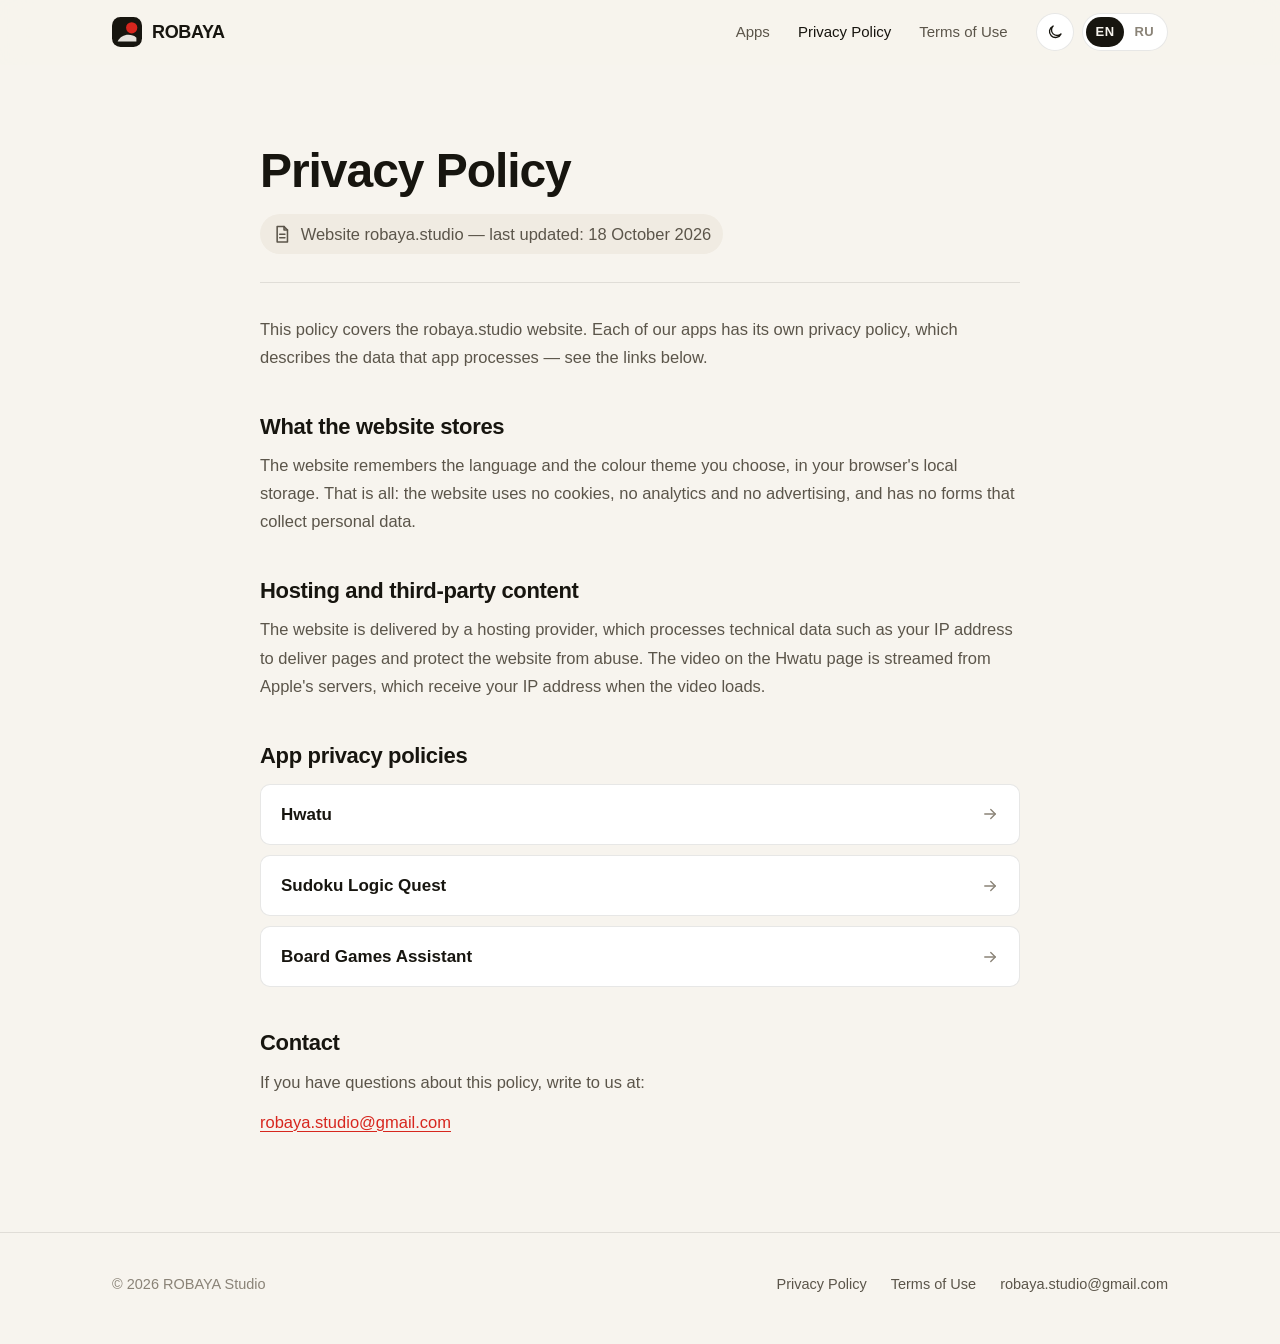
<file: privacy.html>
<!DOCTYPE html>
<html lang="en">
<head>
  <meta charset="UTF-8">
  <meta name="viewport" content="width=device-width, initial-scale=1">
  <title data-i18n="sitePrivacyPageTitle">Privacy Policy — ROBAYA</title>
  <meta name="theme-color" content="#f7f4ee" media="(prefers-color-scheme: light)">
  <meta name="theme-color" content="#0f0e0c" media="(prefers-color-scheme: dark)">
  <link rel="canonical" href="https://robaya.studio/privacy.html">
  <link rel="icon" href="favicon.svg" type="image/svg+xml">
  <link rel="stylesheet" href="css/style.css">
  <script src="js/translations.js"></script>
  <script src="js/theme.js"></script>
  <script src="js/site-chrome.js"></script>
  <script src="js/lang.js"></script>
</head>
<body>
  <main class="wrap">
    <article class="legal">
      <header class="legal__head">
        <h1 data-i18n="sitePrivacyTitle">Privacy Policy</h1>
        <p class="legal__meta"><span data-icon="doc"></span><span data-i18n="sitePrivacyMeta">Website robaya.studio — last updated: 18 October 2026</span></p>
      </header>

      <p data-i18n="sitePrivacyIntro">This policy covers the robaya.studio website. Each of our apps has its own privacy policy, which describes the data that app processes — see the links below.</p>

      <h2 data-i18n="sitePrivacyStoredTitle">What the website stores</h2>
      <p data-i18n="sitePrivacyStoredText">The website remembers the language and the colour theme you choose, in your browser's local storage. That is all: the website uses no cookies, no analytics and no advertising, and has no forms that collect personal data.</p>

      <h2 data-i18n="sitePrivacyHostingTitle">Hosting and third-party content</h2>
      <p data-i18n="sitePrivacyHostingText">The website is delivered by a hosting provider, which processes technical data such as your IP address to deliver pages and protect the website from abuse. The video on the Hwatu page is streamed from Apple's servers, which receive your IP address when the video loads.</p>

      <h2 data-i18n="sitePrivacyAppsTitle">App privacy policies</h2>
      <div class="legal__links">
        <a href="games/hwatu/privacy.html"><span data-i18n="hwatuLegalLink">Hwatu</span><span data-icon="arrow"></span></a>
        <a href="games/sudoku/privacy.html"><span data-i18n="sudokuLegalLink">Sudoku Logic Quest</span><span data-icon="arrow"></span></a>
        <a href="games/board-game-assistant/privacy.html"><span data-i18n="boardGamesAssistantLegalLink">Board Games Assistant</span><span data-icon="arrow"></span></a>
      </div>

      <h2 data-i18n="sitePrivacyContactTitle">Contact</h2>
      <p data-i18n="sitePrivacyContactText">If you have questions about this policy, write to us at:</p>
      <p><a href="mailto:robaya.studio@gmail.com">robaya.studio@gmail.com</a></p>
    </article>
  </main>
</body>
</html>
</file>
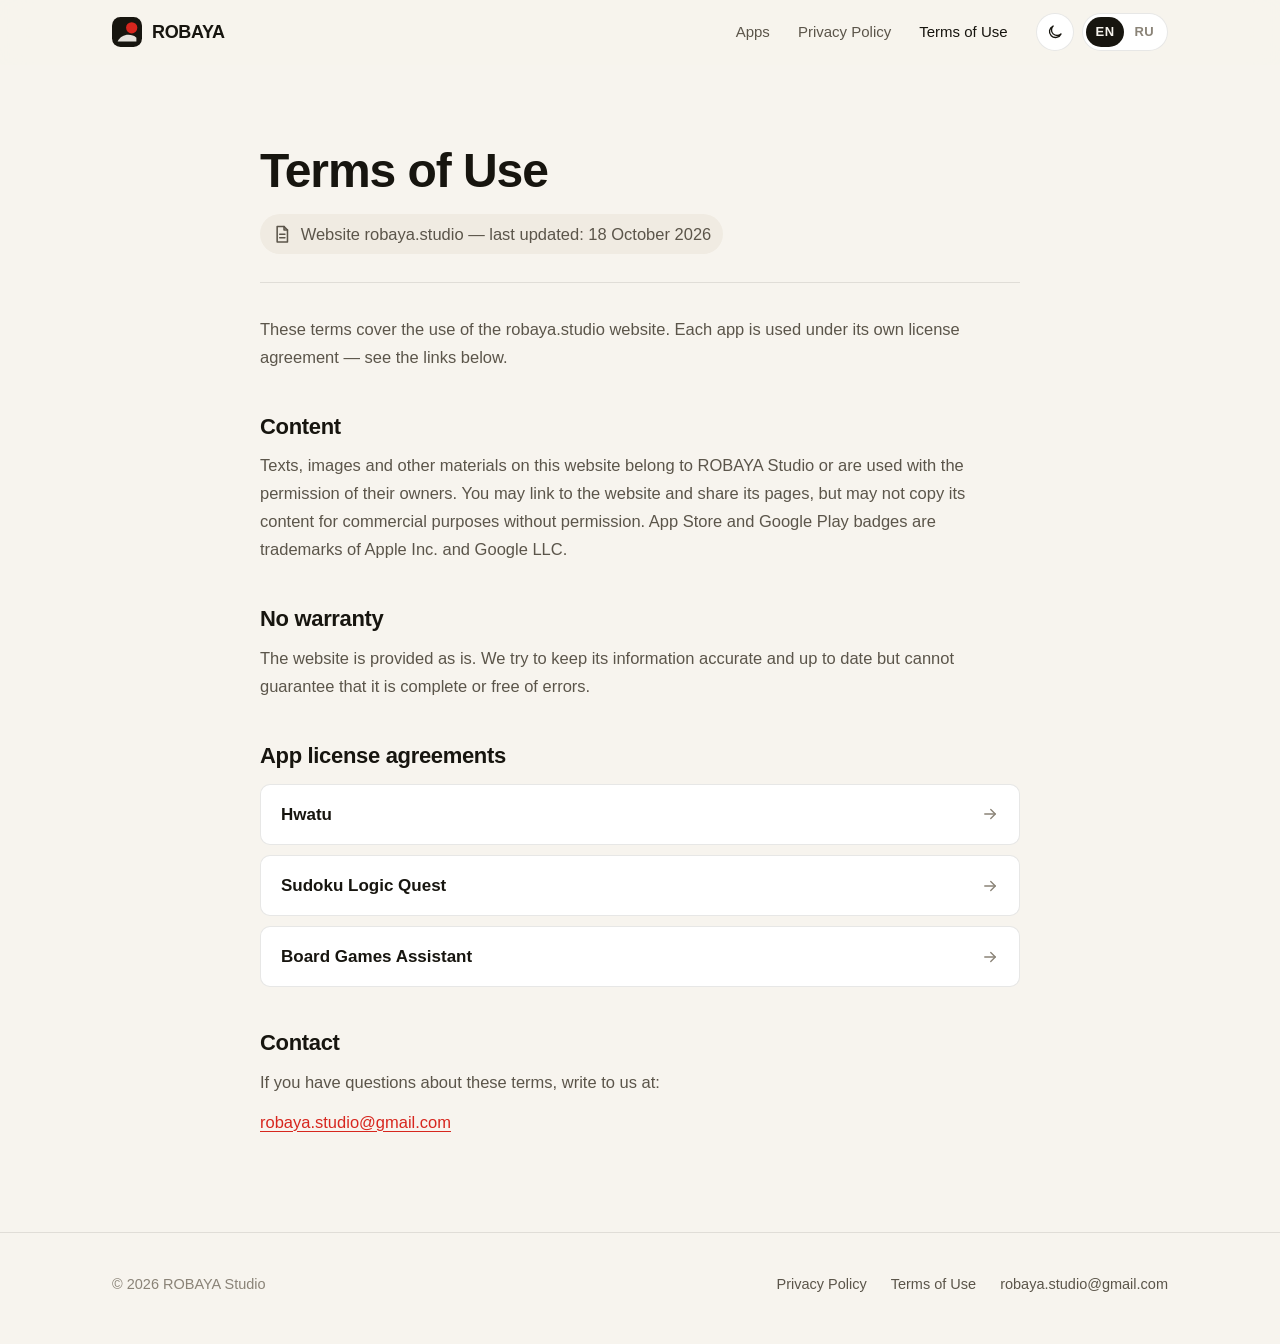
<file: terms.html>
<!DOCTYPE html>
<html lang="en">
<head>
  <meta charset="UTF-8">
  <meta name="viewport" content="width=device-width, initial-scale=1">
  <title data-i18n="siteTermsPageTitle">Terms of Use — ROBAYA</title>
  <meta name="theme-color" content="#f7f4ee" media="(prefers-color-scheme: light)">
  <meta name="theme-color" content="#0f0e0c" media="(prefers-color-scheme: dark)">
  <link rel="canonical" href="https://robaya.studio/terms.html">
  <link rel="icon" href="favicon.svg" type="image/svg+xml">
  <link rel="stylesheet" href="css/style.css">
  <script src="js/translations.js"></script>
  <script src="js/theme.js"></script>
  <script src="js/site-chrome.js"></script>
  <script src="js/lang.js"></script>
</head>
<body>
  <main class="wrap">
    <article class="legal">
      <header class="legal__head">
        <h1 data-i18n="siteTermsTitle">Terms of Use</h1>
        <p class="legal__meta"><span data-icon="doc"></span><span data-i18n="siteTermsMeta">Website robaya.studio — last updated: 18 October 2026</span></p>
      </header>

      <p data-i18n="siteTermsIntro">These terms cover the use of the robaya.studio website. Each app is used under its own license agreement — see the links below.</p>

      <h2 data-i18n="siteTermsContentTitle">Content</h2>
      <p data-i18n="siteTermsContentText">Texts, images and other materials on this website belong to ROBAYA Studio or are used with the permission of their owners. You may link to the website and share its pages, but may not copy its content for commercial purposes without permission. App Store and Google Play badges are trademarks of Apple Inc. and Google LLC.</p>

      <h2 data-i18n="siteTermsWarrantyTitle">No warranty</h2>
      <p data-i18n="siteTermsWarrantyText">The website is provided as is. We try to keep its information accurate and up to date but cannot guarantee that it is complete or free of errors.</p>

      <h2 data-i18n="siteTermsAppsTitle">App license agreements</h2>
      <div class="legal__links">
        <a href="games/hwatu/terms.html"><span data-i18n="hwatuLegalLink">Hwatu</span><span data-icon="arrow"></span></a>
        <a href="games/sudoku/terms.html"><span data-i18n="sudokuLegalLink">Sudoku Logic Quest</span><span data-icon="arrow"></span></a>
        <a href="games/board-game-assistant/terms.html"><span data-i18n="boardGamesAssistantLegalLink">Board Games Assistant</span><span data-icon="arrow"></span></a>
      </div>

      <h2 data-i18n="siteTermsContactTitle">Contact</h2>
      <p data-i18n="siteTermsContactText">If you have questions about these terms, write to us at:</p>
      <p><a href="mailto:robaya.studio@gmail.com">robaya.studio@gmail.com</a></p>
    </article>
  </main>
</body>
</html>
</file>
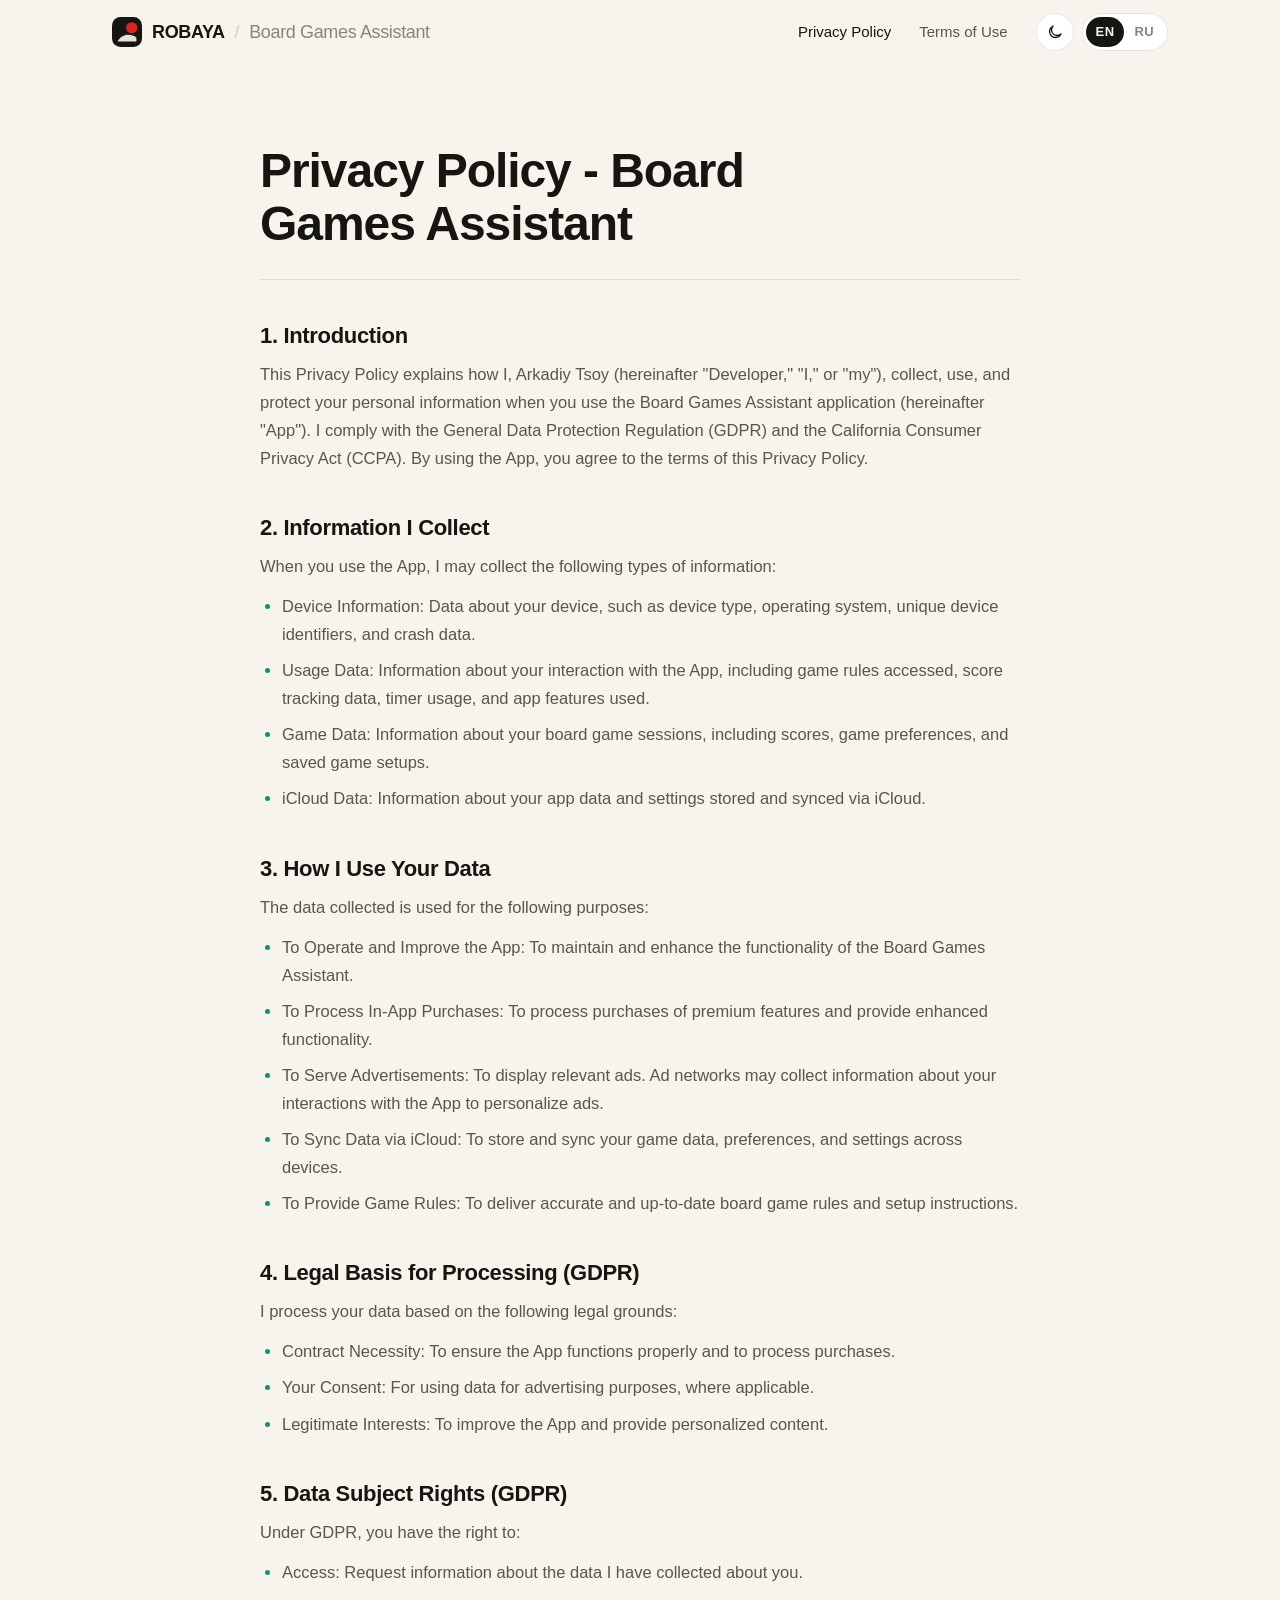
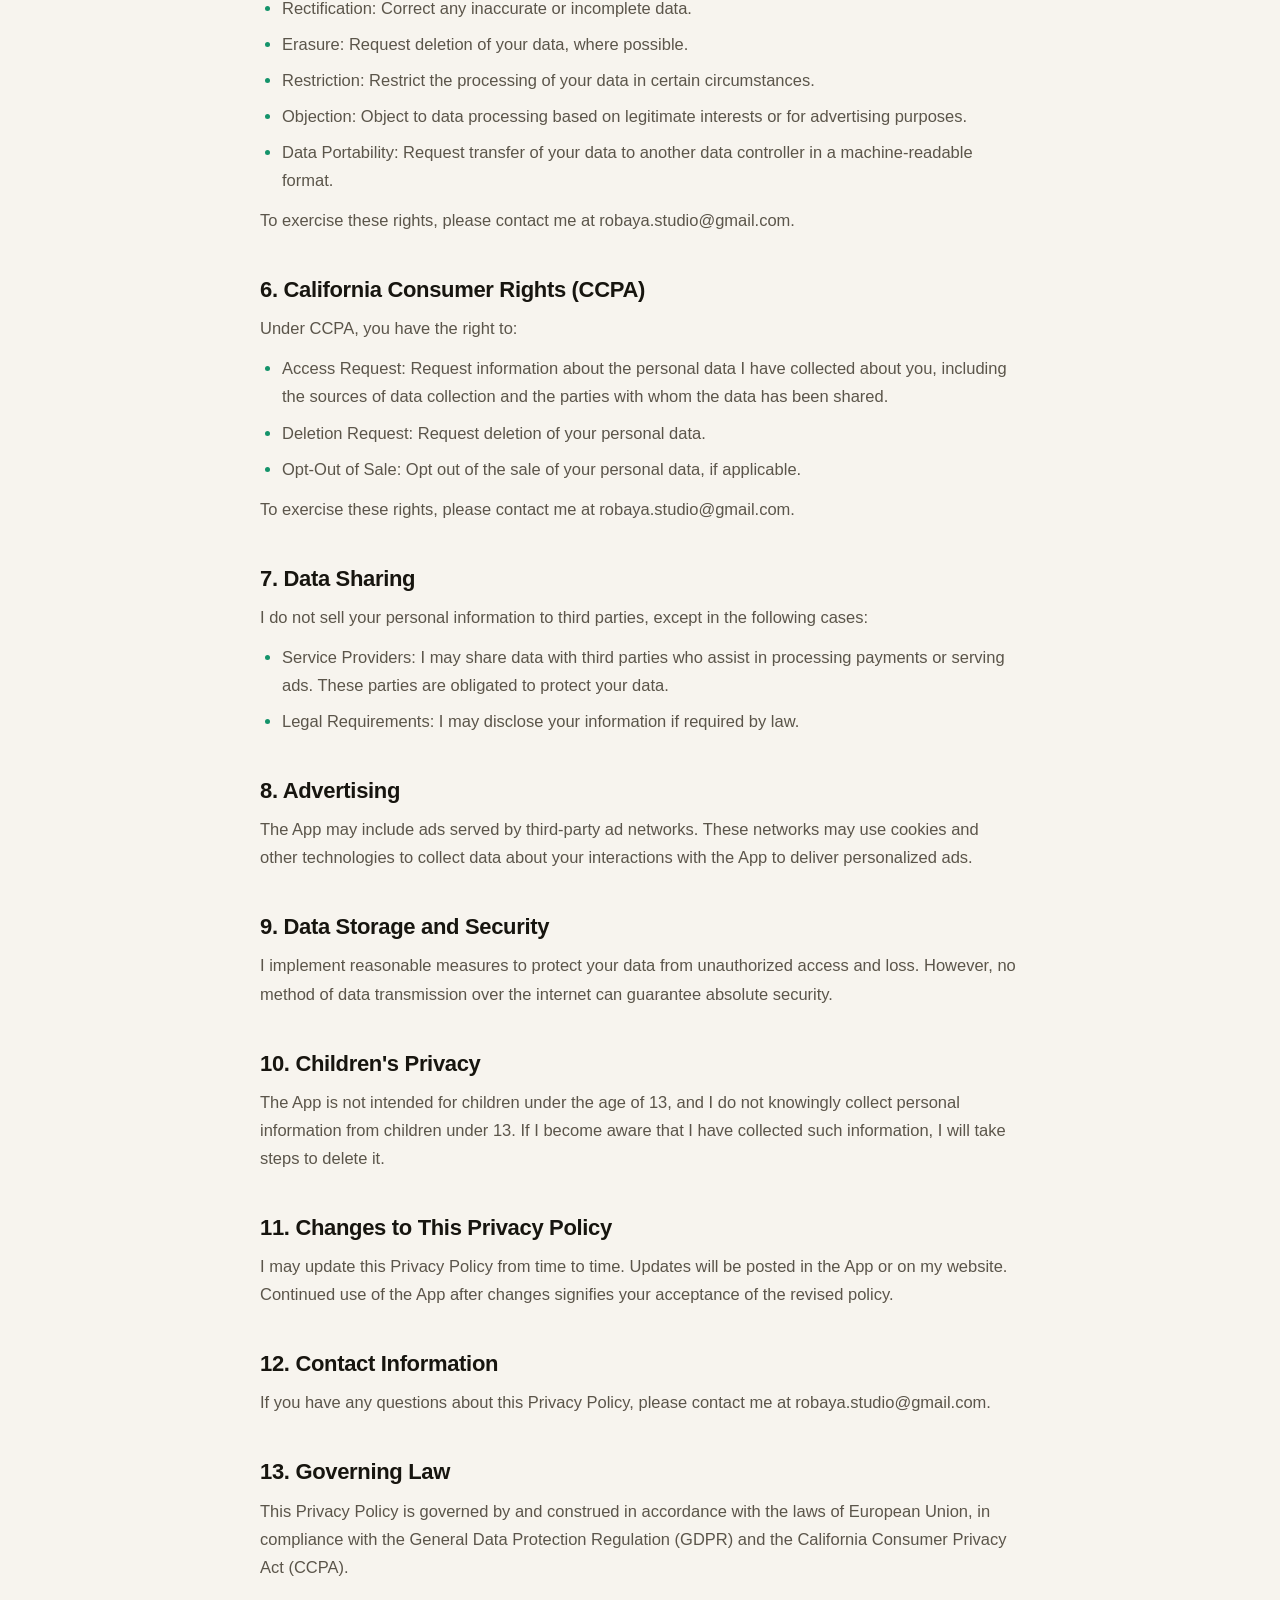
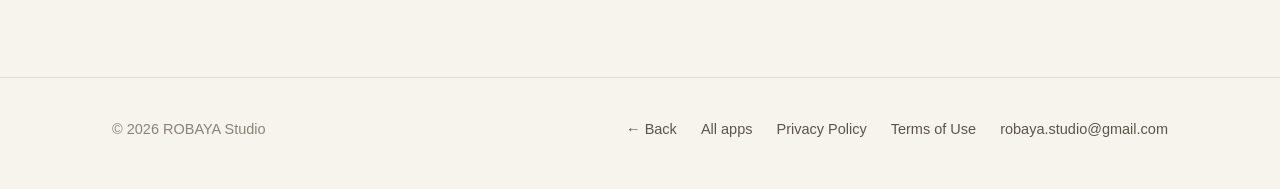
<file: games/board-game-assistant/privacy.html>
<!DOCTYPE html>
<html lang="en">
<head>
  <meta charset="UTF-8">
  <meta name="viewport" content="width=device-width, initial-scale=1">
  <title data-i18n="boardGamesAssistantPrivacyTitle">Privacy Policy - Board Games Assistant</title>
  <link rel="icon" href="AppIcon.png" type="image/png">
  <link rel="stylesheet" href="../../css/style.css">
  <script src="../../js/translations.js"></script>
  <script src="locales/translations.js"></script>
  <script src="../../js/theme.js"></script>
  <script src="../../js/site-chrome.js"></script>
  <script src="../../js/lang.js"></script>
</head>
<body data-app-name="Board Games Assistant" data-accent="board-games">
  <main class="wrap">
    <article class="legal">
    <header class="legal__head">
      <h1 data-i18n="boardGamesAssistantPrivacyTitle">Privacy Policy - Board Games Assistant</h1>
      <!-- <p class="legal__meta" data-i18n="privacyLastUpdated">Last updated: December 2024</p> -->
    </header>

    <div>
      <h2 data-i18n="privacyIntroduction">1. Introduction</h2>
      <p data-i18n="privacyIntro">This Privacy Policy explains how I, Arkadiy Tsoy (hereinafter "Developer," "I," or "my"), collect, use, and protect your personal information when you use the Board Games Assistant application (hereinafter "App"). I comply with the General Data Protection Regulation (GDPR) and the California Consumer Privacy Act (CCPA). By using the App, you agree to the terms of this Privacy Policy.</p>
      
      <h2 data-i18n="privacyDataCollection">2. Information I Collect</h2>
      <p data-i18n="privacyDataCollectionText">When you use the App, I may collect the following types of information:</p>
      <ul>
        <li data-i18n="privacyDeviceInfo">Device Information: Data about your device, such as device type, operating system, unique device identifiers, and crash data.</li>
        <li data-i18n="privacyUsageData">Usage Data: Information about your interaction with the App, including game rules accessed, score tracking data, timer usage, and app features used.</li>
        <li data-i18n="privacyGameData">Game Data: Information about your board game sessions, including scores, game preferences, and saved game setups.</li>
        <li data-i18n="privacyICloudData">iCloud Data: Information about your app data and settings stored and synced via iCloud.</li>
      </ul>
      
      <h2 data-i18n="privacyDataUsage">3. How I Use Your Data</h2>
      <p data-i18n="privacyDataUsageText">The data collected is used for the following purposes:</p>
      <ul>
        <li data-i18n="privacyOperateApp">To Operate and Improve the App: To maintain and enhance the functionality of the Board Games Assistant.</li>
        <li data-i18n="privacyProcessPurchases">To Process In-App Purchases: To process purchases of premium features and provide enhanced functionality.</li>
        <li data-i18n="privacyServeAds">To Serve Advertisements: To display relevant ads. Ad networks may collect information about your interactions with the App to personalize ads.</li>
        <li data-i18n="privacySyncData">To Sync Data via iCloud: To store and sync your game data, preferences, and settings across devices.</li>
        <li data-i18n="privacyGameRules">To Provide Game Rules: To deliver accurate and up-to-date board game rules and setup instructions.</li>
      </ul>
      
      <h2 data-i18n="privacyLegalBasis">4. Legal Basis for Processing (GDPR)</h2>
      <p data-i18n="privacyLegalBasisText">I process your data based on the following legal grounds:</p>
      <ul>
        <li data-i18n="privacyContractNecessity">Contract Necessity: To ensure the App functions properly and to process purchases.</li>
        <li data-i18n="privacyConsent">Your Consent: For using data for advertising purposes, where applicable.</li>
        <li data-i18n="privacyLegitimateInterests">Legitimate Interests: To improve the App and provide personalized content.</li>
      </ul>
      
      <h2 data-i18n="privacyDataRights">5. Data Subject Rights (GDPR)</h2>
      <p data-i18n="privacyDataRightsText">Under GDPR, you have the right to:</p>
      <ul>
        <li data-i18n="privacyAccess">Access: Request information about the data I have collected about you.</li>
        <li data-i18n="privacyRectification">Rectification: Correct any inaccurate or incomplete data.</li>
        <li data-i18n="privacyErasure">Erasure: Request deletion of your data, where possible.</li>
        <li data-i18n="privacyRestriction">Restriction: Restrict the processing of your data in certain circumstances.</li>
        <li data-i18n="privacyObjection">Objection: Object to data processing based on legitimate interests or for advertising purposes.</li>
        <li data-i18n="privacyPortability">Data Portability: Request transfer of your data to another data controller in a machine-readable format.</li>
      </ul>
      <p data-i18n="privacyExerciseRights">To exercise these rights, please contact me at robaya.studio@gmail.com.</p>
      
      <h2 data-i18n="privacyCCPARights">6. California Consumer Rights (CCPA)</h2>
      <p data-i18n="privacyCCPARightsText">Under CCPA, you have the right to:</p>
      <ul>
        <li data-i18n="privacyAccessRequest">Access Request: Request information about the personal data I have collected about you, including the sources of data collection and the parties with whom the data has been shared.</li>
        <li data-i18n="privacyDeletionRequest">Deletion Request: Request deletion of your personal data.</li>
        <li data-i18n="privacyOptOut">Opt-Out of Sale: Opt out of the sale of your personal data, if applicable.</li>
      </ul>
      <p data-i18n="privacyExerciseCCPARights">To exercise these rights, please contact me at robaya.studio@gmail.com.</p>
      
      <h2 data-i18n="privacyDataSharing">7. Data Sharing</h2>
      <p data-i18n="privacyDataSharingText">I do not sell your personal information to third parties, except in the following cases:</p>
      <ul>
        <li data-i18n="privacyServiceProviders">Service Providers: I may share data with third parties who assist in processing payments or serving ads. These parties are obligated to protect your data.</li>
        <li data-i18n="privacyLegalRequirements">Legal Requirements: I may disclose your information if required by law.</li>
      </ul>
      
      <h2 data-i18n="privacyAdvertising">8. Advertising</h2>
      <p data-i18n="privacyAdvertisingText">The App may include ads served by third-party ad networks. These networks may use cookies and other technologies to collect data about your interactions with the App to deliver personalized ads.</p>
      
      <h2 data-i18n="privacyDataSecurity">9. Data Storage and Security</h2>
      <p data-i18n="privacyDataSecurityText">I implement reasonable measures to protect your data from unauthorized access and loss. However, no method of data transmission over the internet can guarantee absolute security.</p>
      
      <h2 data-i18n="privacyChildren">10. Children's Privacy</h2>
      <p data-i18n="privacyChildrenText">The App is not intended for children under the age of 13, and I do not knowingly collect personal information from children under 13. If I become aware that I have collected such information, I will take steps to delete it.</p>
      
      <h2 data-i18n="privacyChanges">11. Changes to This Privacy Policy</h2>
      <p data-i18n="privacyChangesText">I may update this Privacy Policy from time to time. Updates will be posted in the App or on my website. Continued use of the App after changes signifies your acceptance of the revised policy.</p>
      
      <h2 data-i18n="privacyContact">12. Contact Information</h2>
      <p data-i18n="privacyContactText">If you have any questions about this Privacy Policy, please contact me at robaya.studio@gmail.com.</p>
      
      <h2 data-i18n="privacyGoverningLaw">13. Governing Law</h2>
      <p data-i18n="privacyGoverningLawText">This Privacy Policy is governed by and construed in accordance with the laws of European Union, in compliance with the General Data Protection Regulation (GDPR) and the California Consumer Privacy Act (CCPA).</p>
    </div>
    
  </article>
  </main>
</body>
</html>
</file>
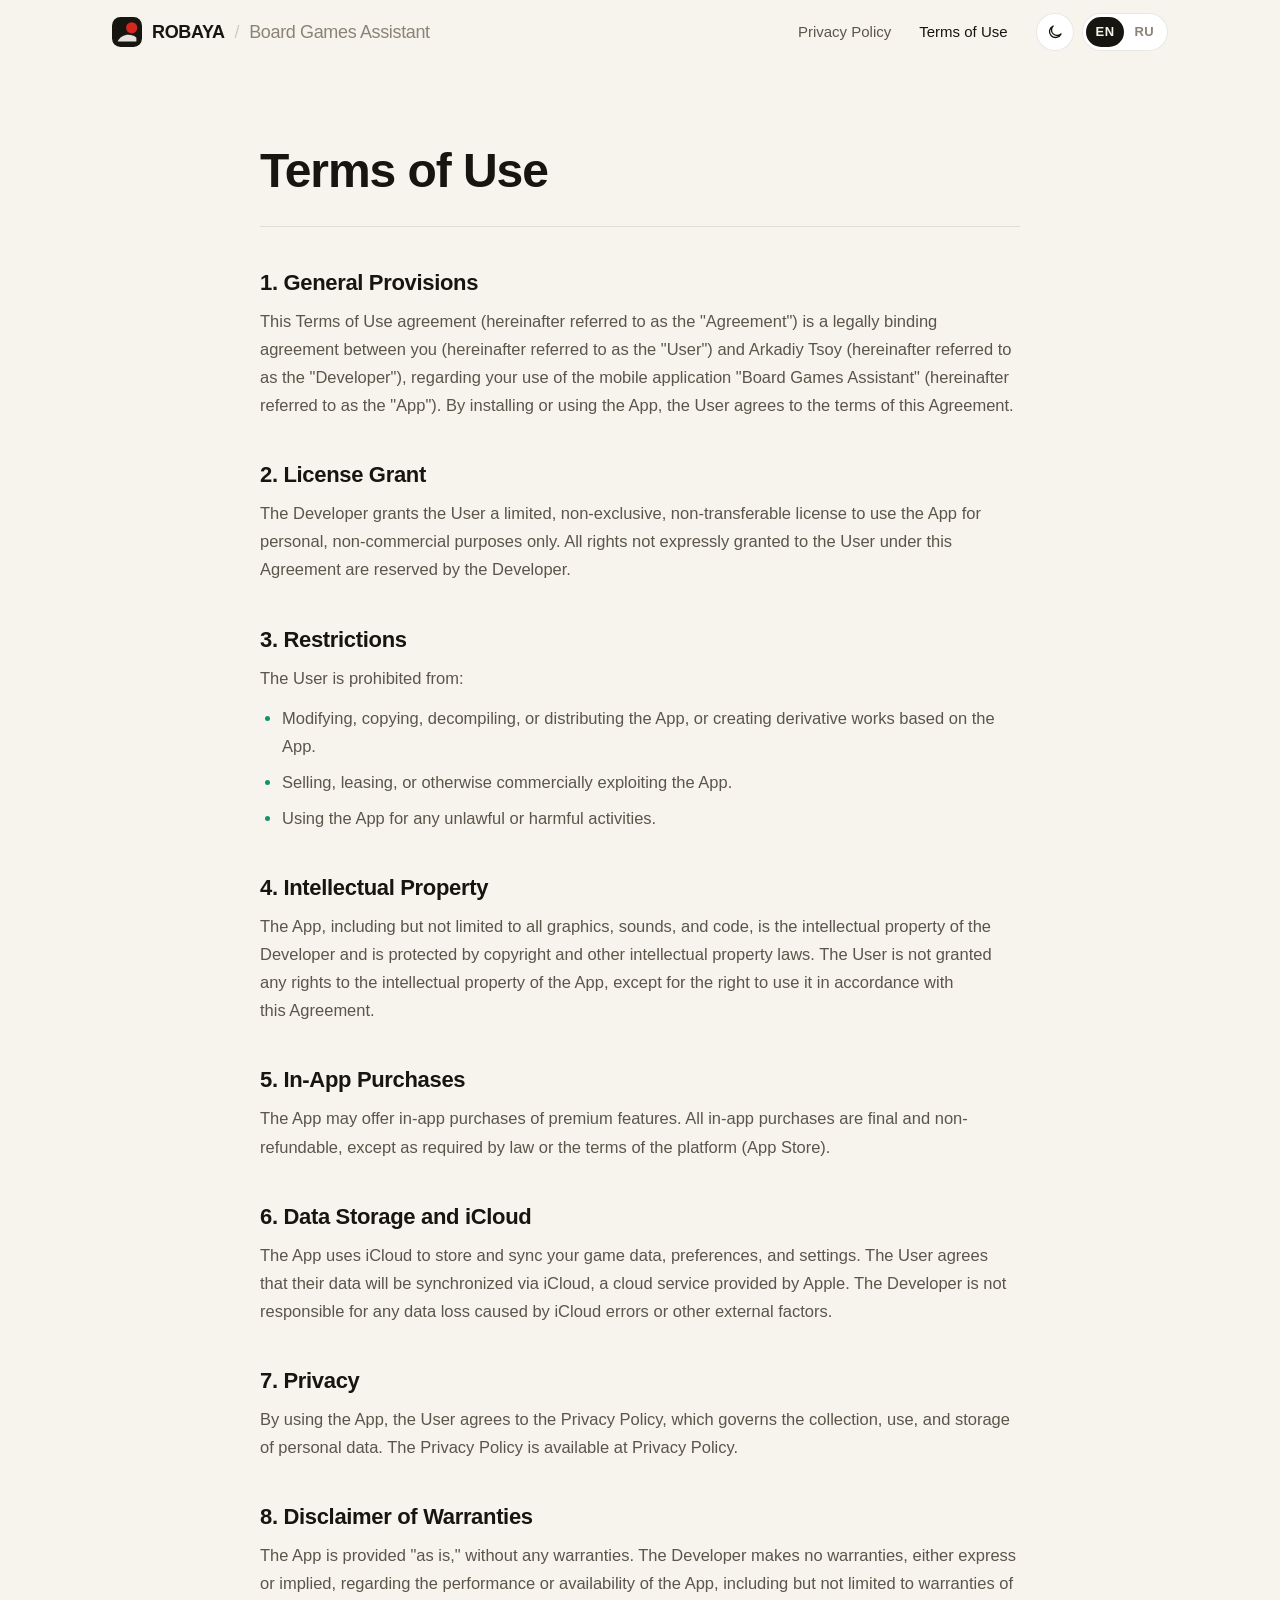
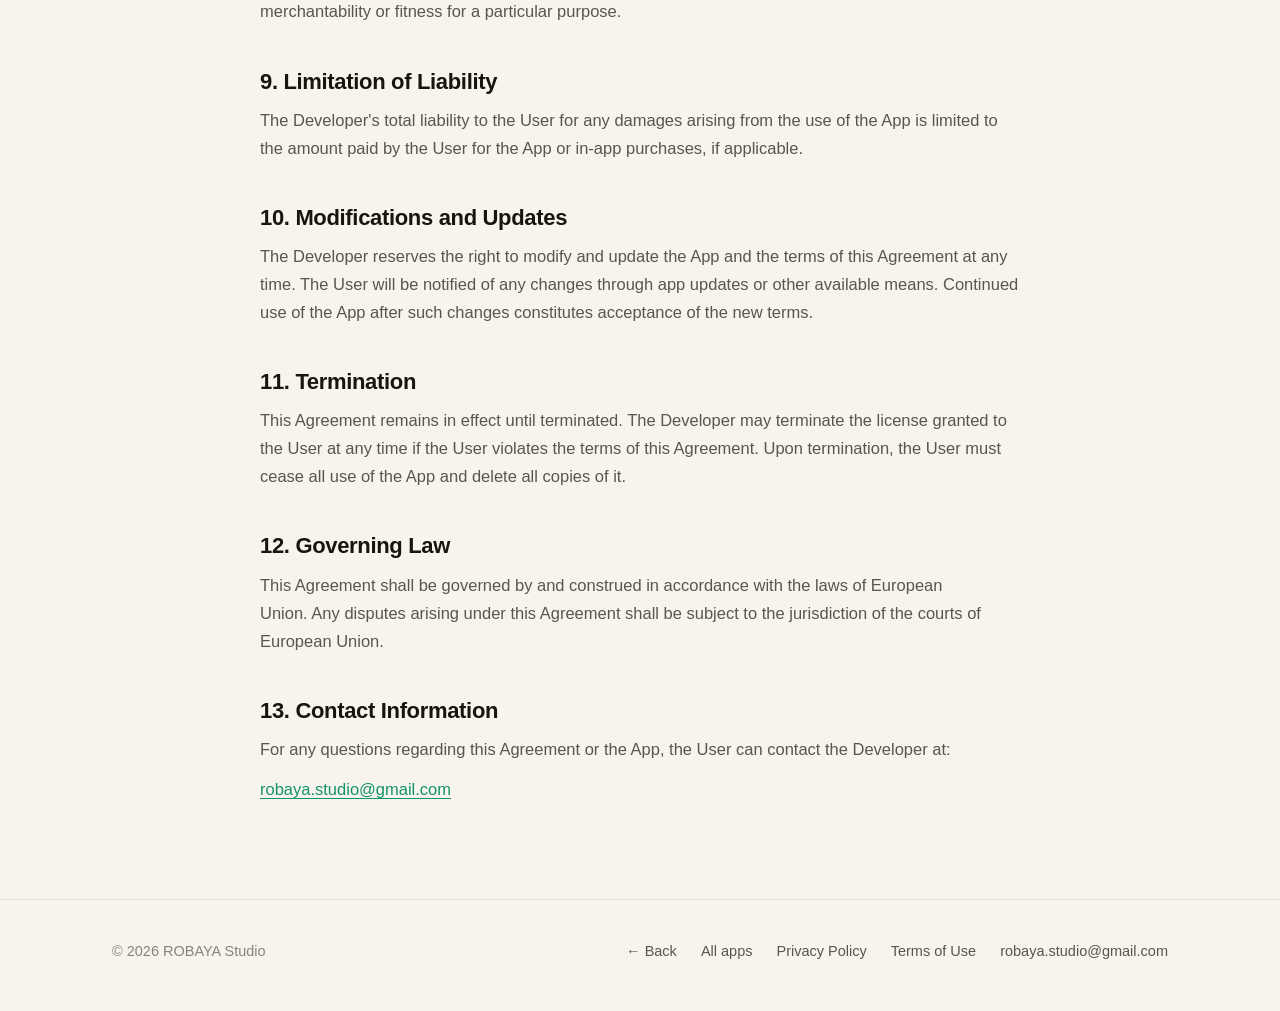
<file: games/board-game-assistant/terms.html>
<!DOCTYPE html>
<html lang="en">
<head>
  <meta charset="UTF-8">
  <meta name="viewport" content="width=device-width, initial-scale=1">
  <title data-i18n="boardGamesAssistantTermsTitle">Terms of Use - Board Games Assistant</title>
  <link rel="icon" href="AppIcon.png" type="image/png">
  <link rel="stylesheet" href="../../css/style.css">
  <script src="../../js/translations.js"></script>
  <script src="locales/translations.js"></script>
  <script src="../../js/theme.js"></script>
  <script src="../../js/site-chrome.js"></script>
  <script src="../../js/lang.js"></script>
</head>
<body data-app-name="Board Games Assistant" data-accent="board-games">
  <main class="wrap">
    <article class="legal">
    <header class="legal__head">
      <h1 data-i18n="termsTitle">Terms of Use</h1>
      <!-- <p class="legal__meta" data-i18n="termsLastUpdated">Last updated: December 2024</p> -->
    </header>

    <div>
      <h2 data-i18n="termsGeneralProvisions">1. General Provisions</h2>
      <p data-i18n="termsGeneralProvisionsText">This Terms of Use agreement (hereinafter referred to as the "Agreement") is a legally binding agreement between you (hereinafter referred to as the "User") and Arkadiy Tsoy (hereinafter referred to as the "Developer"), regarding your use of the mobile application "Board Games Assistant" (hereinafter referred to as the "App"). By installing or using the App, the User agrees to the terms of this Agreement.</p>

      <h2 data-i18n="termsLicenseGrant">2. License Grant</h2>
      <p data-i18n="termsLicenseGrantText">The Developer grants the User a limited, non-exclusive, non-transferable license to use the App for personal, non-commercial purposes only. All rights not expressly granted to the User under this Agreement are reserved by the Developer.</p>

      <h2 data-i18n="termsRestrictions">3. Restrictions</h2>
      <p data-i18n="termsRestrictionsText">The User is prohibited from:</p>
      <ul>
        <li data-i18n="termsRestriction1">Modifying, copying, decompiling, or distributing the App, or creating derivative works based on the App.</li>
        <li data-i18n="termsRestriction2">Selling, leasing, or otherwise commercially exploiting the App.</li>
        <li data-i18n="termsRestriction3">Using the App for any unlawful or harmful activities.</li>
      </ul>

      <h2 data-i18n="termsIntellectualProperty">4. Intellectual Property</h2>
      <p data-i18n="termsIntellectualPropertyText">The App, including but not limited to all graphics, sounds, and code, is the intellectual property of the Developer and is protected by copyright and other intellectual property laws. The User is not granted any rights to the intellectual property of the App, except for the right to use it in accordance with this Agreement.</p>

      <h2 data-i18n="termsInApp">5. In-App Purchases</h2>
      <p data-i18n="termsInAppText">The App may offer in-app purchases of premium features. All in-app purchases are final and non-refundable, except as required by law or the terms of the platform (App Store).</p>

      <h2 data-i18n="termsDataStorage">6. Data Storage and iCloud</h2>
      <p data-i18n="termsDataStorageText">The App uses iCloud to store and sync your game data, preferences, and settings. The User agrees that their data will be synchronized via iCloud, a cloud service provided by Apple. The Developer is not responsible for any data loss caused by iCloud errors or other external factors.</p>

      <h2 data-i18n="termsPrivacy">7. Privacy</h2>
      <p data-i18n="termsPrivacyText">By using the App, the User agrees to the Privacy Policy, which governs the collection, use, and storage of personal data. The Privacy Policy is available at <a href="privacy.html" data-i18n="privacy">Privacy Policy</a>.</p>

      <h2 data-i18n="termsDisclaimer">8. Disclaimer of Warranties</h2>
      <p data-i18n="termsDisclaimerText">The App is provided "as is," without any warranties. The Developer makes no warranties, either express or implied, regarding the performance or availability of the App, including but not limited to warranties of merchantability or fitness for a particular purpose.</p>

      <h2 data-i18n="termsLiability">9. Limitation of Liability</h2>
      <p data-i18n="termsLiabilityText">The Developer's total liability to the User for any damages arising from the use of the App is limited to the amount paid by the User for the App or in-app purchases, if applicable.</p>

      <h2 data-i18n="termsModifications">10. Modifications and Updates</h2>
      <p data-i18n="termsModificationsText">The Developer reserves the right to modify and update the App and the terms of this Agreement at any time. The User will be notified of any changes through app updates or other available means. Continued use of the App after such changes constitutes acceptance of the new terms.</p>

      <h2 data-i18n="termsTermination">11. Termination</h2>
      <p data-i18n="termsTerminationText">This Agreement remains in effect until terminated. The Developer may terminate the license granted to the User at any time if the User violates the terms of this Agreement. Upon termination, the User must cease all use of the App and delete all copies of it.</p>

      <h2 data-i18n="termsGoverningLaw">12. Governing Law</h2>
      <p data-i18n="termsGoverningLawText">This Agreement shall be governed by and construed in accordance with the laws of European Union. Any disputes arising under this Agreement shall be subject to the jurisdiction of the courts of European Union.</p>

      <h2 data-i18n="termsContact">13. Contact Information</h2>
      <p data-i18n="termsContactText">For any questions regarding this Agreement or the App, the User can contact the Developer at:</p>
      <p><a href="mailto:robaya.studio@gmail.com">robaya.studio@gmail.com</a></p>
    </div>

  </article>
  </main>
</body>
</html>
</file>
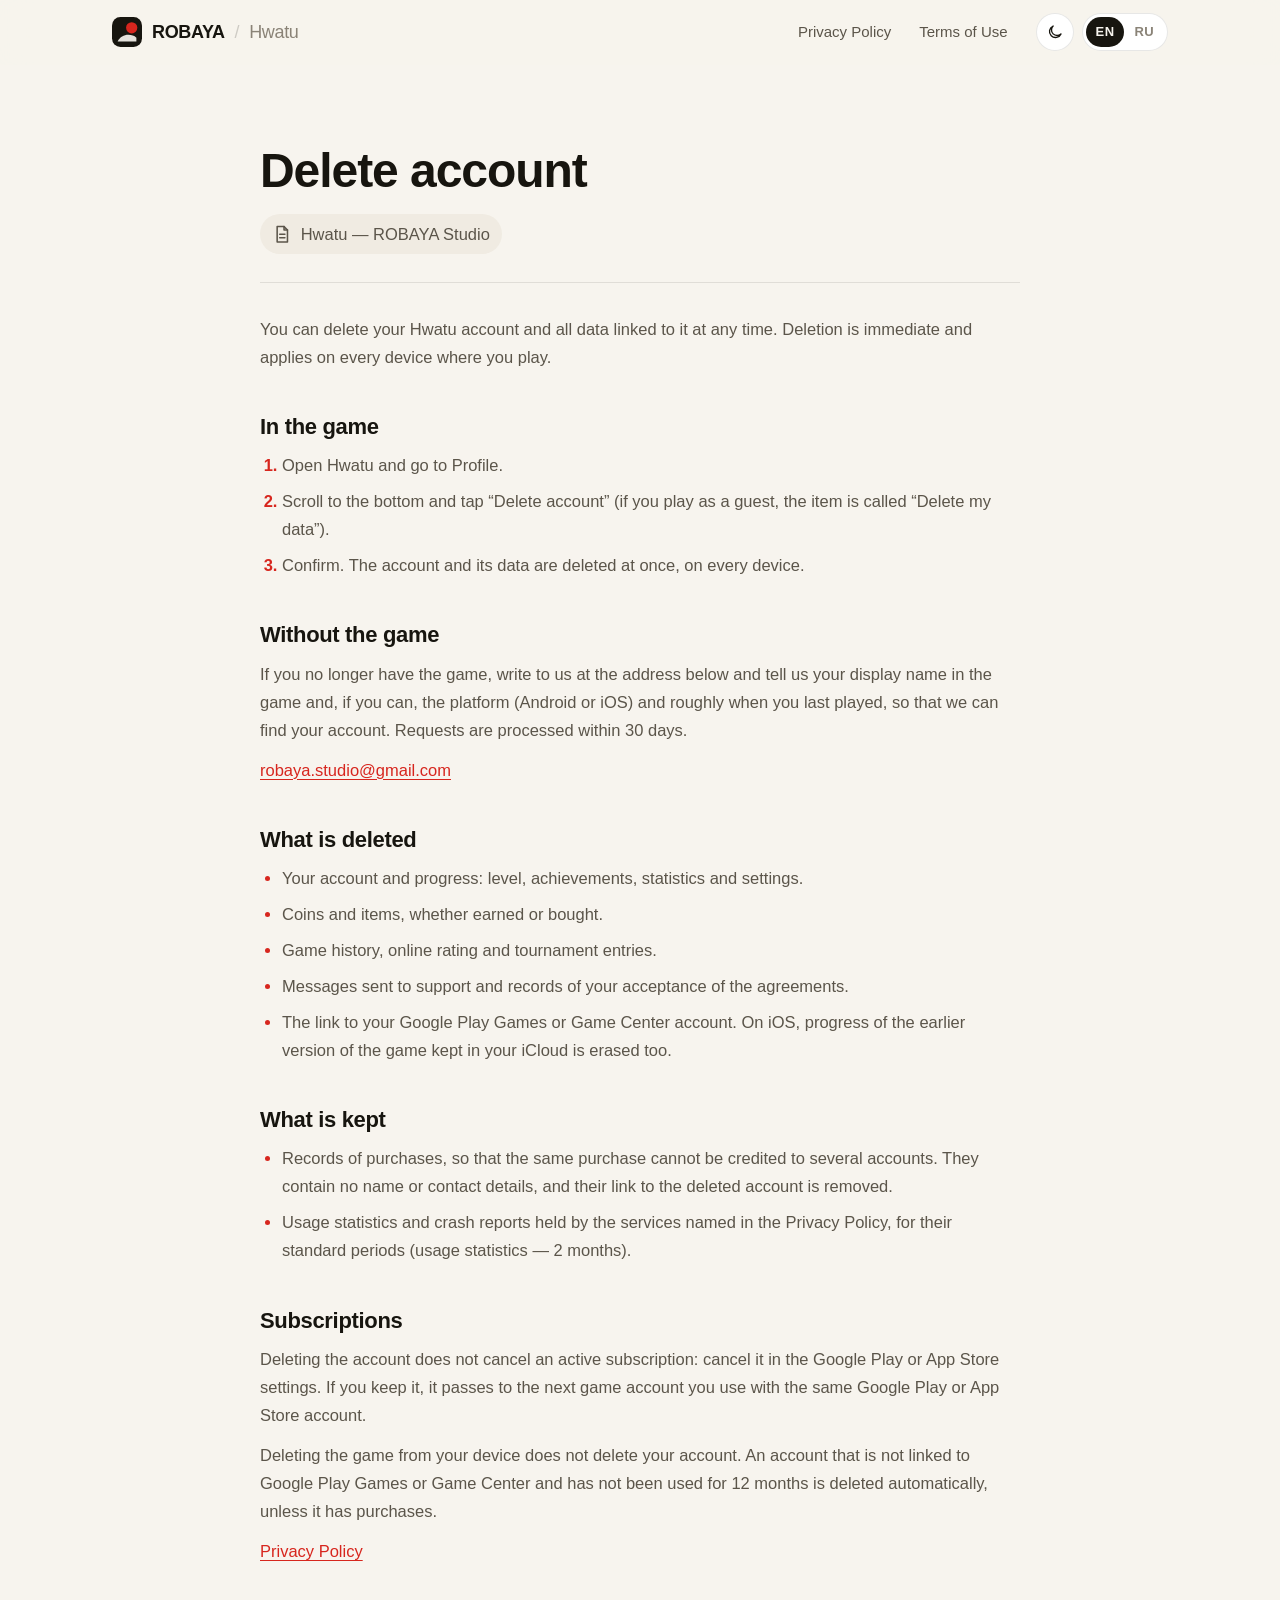
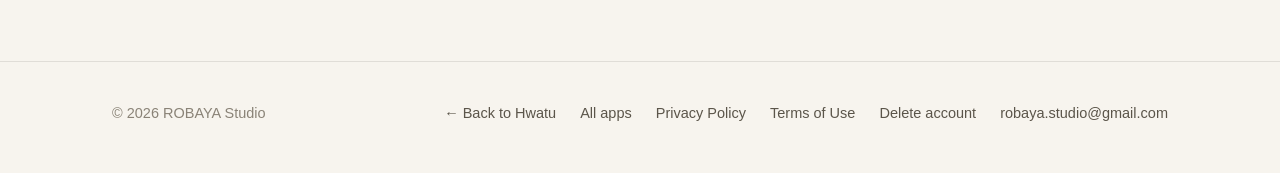
<file: games/hwatu/delete-account.html>
<!DOCTYPE html>
<html lang="en">
<head>
  <meta charset="UTF-8">
  <meta name="viewport" content="width=device-width, initial-scale=1">
  <title data-i18n="hwatuDeleteAccountTitle">Delete account - Hwatu</title>
  <meta name="theme-color" content="#f7f4ee" media="(prefers-color-scheme: light)">
  <meta name="theme-color" content="#0f0e0c" media="(prefers-color-scheme: dark)">
  <link rel="canonical" href="https://robaya.studio/games/hwatu/delete-account.html">
  <link rel="icon" href="AppIcon.png" type="image/png">
  <link rel="apple-touch-icon" href="apple-touch-icon.png">
  <link rel="stylesheet" href="../../css/style.css">
  <script src="../../js/translations.js"></script>
  <script src="locales/translations.js"></script>
  <script src="../../js/theme.js"></script>
  <script src="../../js/site-chrome.js"></script>
  <script src="../../js/lang.js"></script>
</head>
<body data-app-name="Hwatu" data-account-deletion>
  <main class="wrap">
    <article class="legal">
      <header class="legal__head">
        <h1 data-i18n="deleteAccountTitle">Delete account</h1>
        <p class="legal__meta"><span data-icon="doc"></span><span data-i18n="deleteAccountMeta">Hwatu — ROBAYA Studio</span></p>
      </header>
      <p data-i18n="deleteAccountIntro">You can delete your Hwatu account and all data linked to it at any time. Deletion is immediate and applies on every device where you play.</p>

      <h2 data-i18n="deleteAccountInGame">In the game</h2>
      <ol>
        <li data-i18n="deleteAccountStep1">Open Hwatu and go to Profile.</li>
        <li data-i18n="deleteAccountStep2">Scroll to the bottom and tap “Delete account” (if you play as a guest, the item is called “Delete my data”).</li>
        <li data-i18n="deleteAccountStep3">Confirm. The account and its data are deleted at once, on every device.</li>
      </ol>

      <h2 data-i18n="deleteAccountByEmail">Without the game</h2>
      <p data-i18n="deleteAccountByEmailText">If you no longer have the game, write to us at the address below and tell us your display name in the game and, if you can, the platform (Android or iOS) and roughly when you last played, so that we can find your account. Requests are processed within 30 days.</p>
      <p><a href="mailto:robaya.studio@gmail.com">robaya.studio@gmail.com</a></p>

      <h2 data-i18n="deleteAccountDeleted">What is deleted</h2>
      <ul>
        <li data-i18n="deleteAccountDeleted1">Your account and progress: level, achievements, statistics and settings.</li>
        <li data-i18n="deleteAccountDeleted2">Coins and items, whether earned or bought.</li>
        <li data-i18n="deleteAccountDeleted3">Game history, online rating and tournament entries.</li>
        <li data-i18n="deleteAccountDeleted4">Messages sent to support and records of your acceptance of the agreements.</li>
        <li data-i18n="deleteAccountDeleted5">The link to your Google Play Games or Game Center account. On iOS, progress of the earlier version of the game kept in your iCloud is erased too.</li>
      </ul>

      <h2 data-i18n="deleteAccountKept">What is kept</h2>
      <ul>
        <li data-i18n="deleteAccountKept1">Records of purchases, so that the same purchase cannot be credited to several accounts. They contain no name or contact details, and their link to the deleted account is removed.</li>
        <li data-i18n="deleteAccountKept2">Usage statistics and crash reports held by the services named in the Privacy Policy, for their standard periods (usage statistics — 2 months).</li>
      </ul>

      <h2 data-i18n="deleteAccountSubscription">Subscriptions</h2>
      <p data-i18n="deleteAccountSubscriptionText">Deleting the account does not cancel an active subscription: cancel it in the Google Play or App Store settings. If you keep it, it passes to the next game account you use with the same Google Play or App Store account.</p>
      <p data-i18n="deleteAccountUninstallText">Deleting the game from your device does not delete your account. An account that is not linked to Google Play Games or Game Center and has not been used for 12 months is deleted automatically, unless it has purchases.</p>
      <p><a href="privacy.html" data-i18n="privacy">Privacy Policy</a></p>
    </article>
  </main>
</body>
</html>
</file>
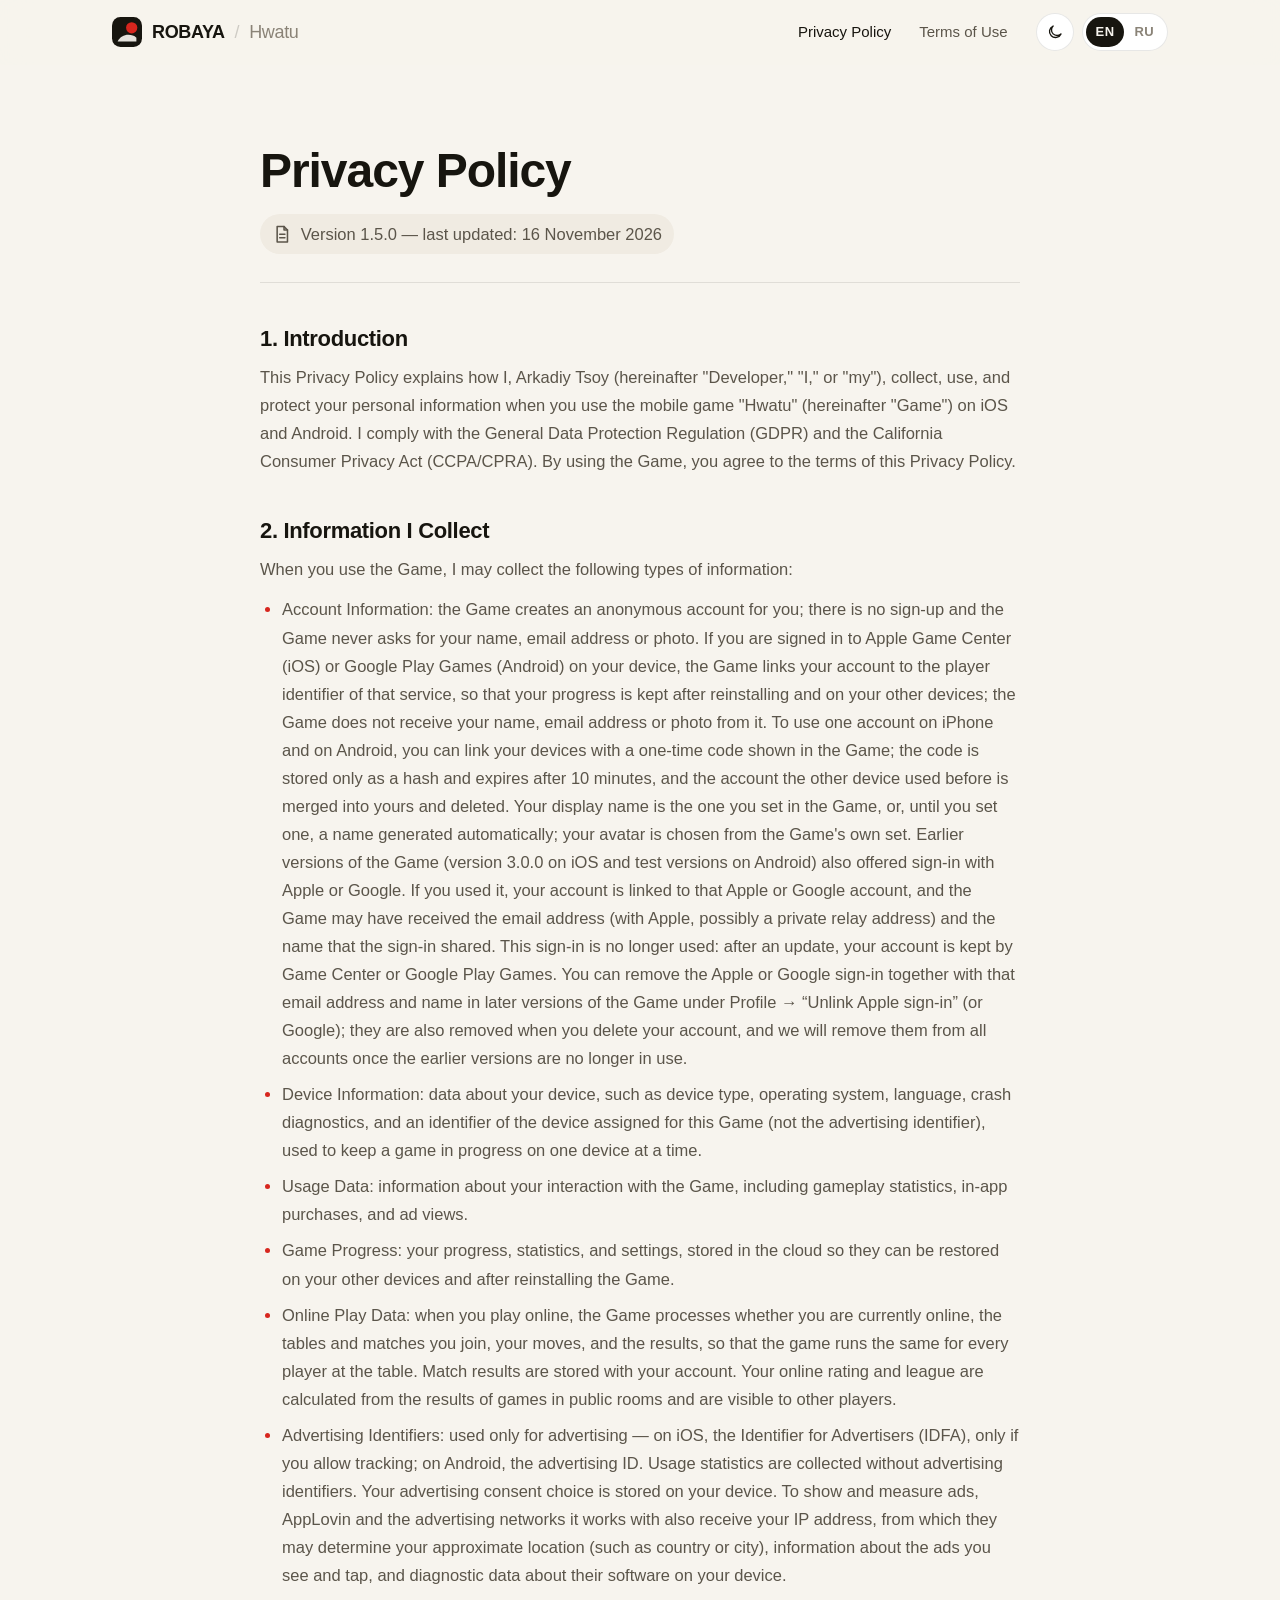
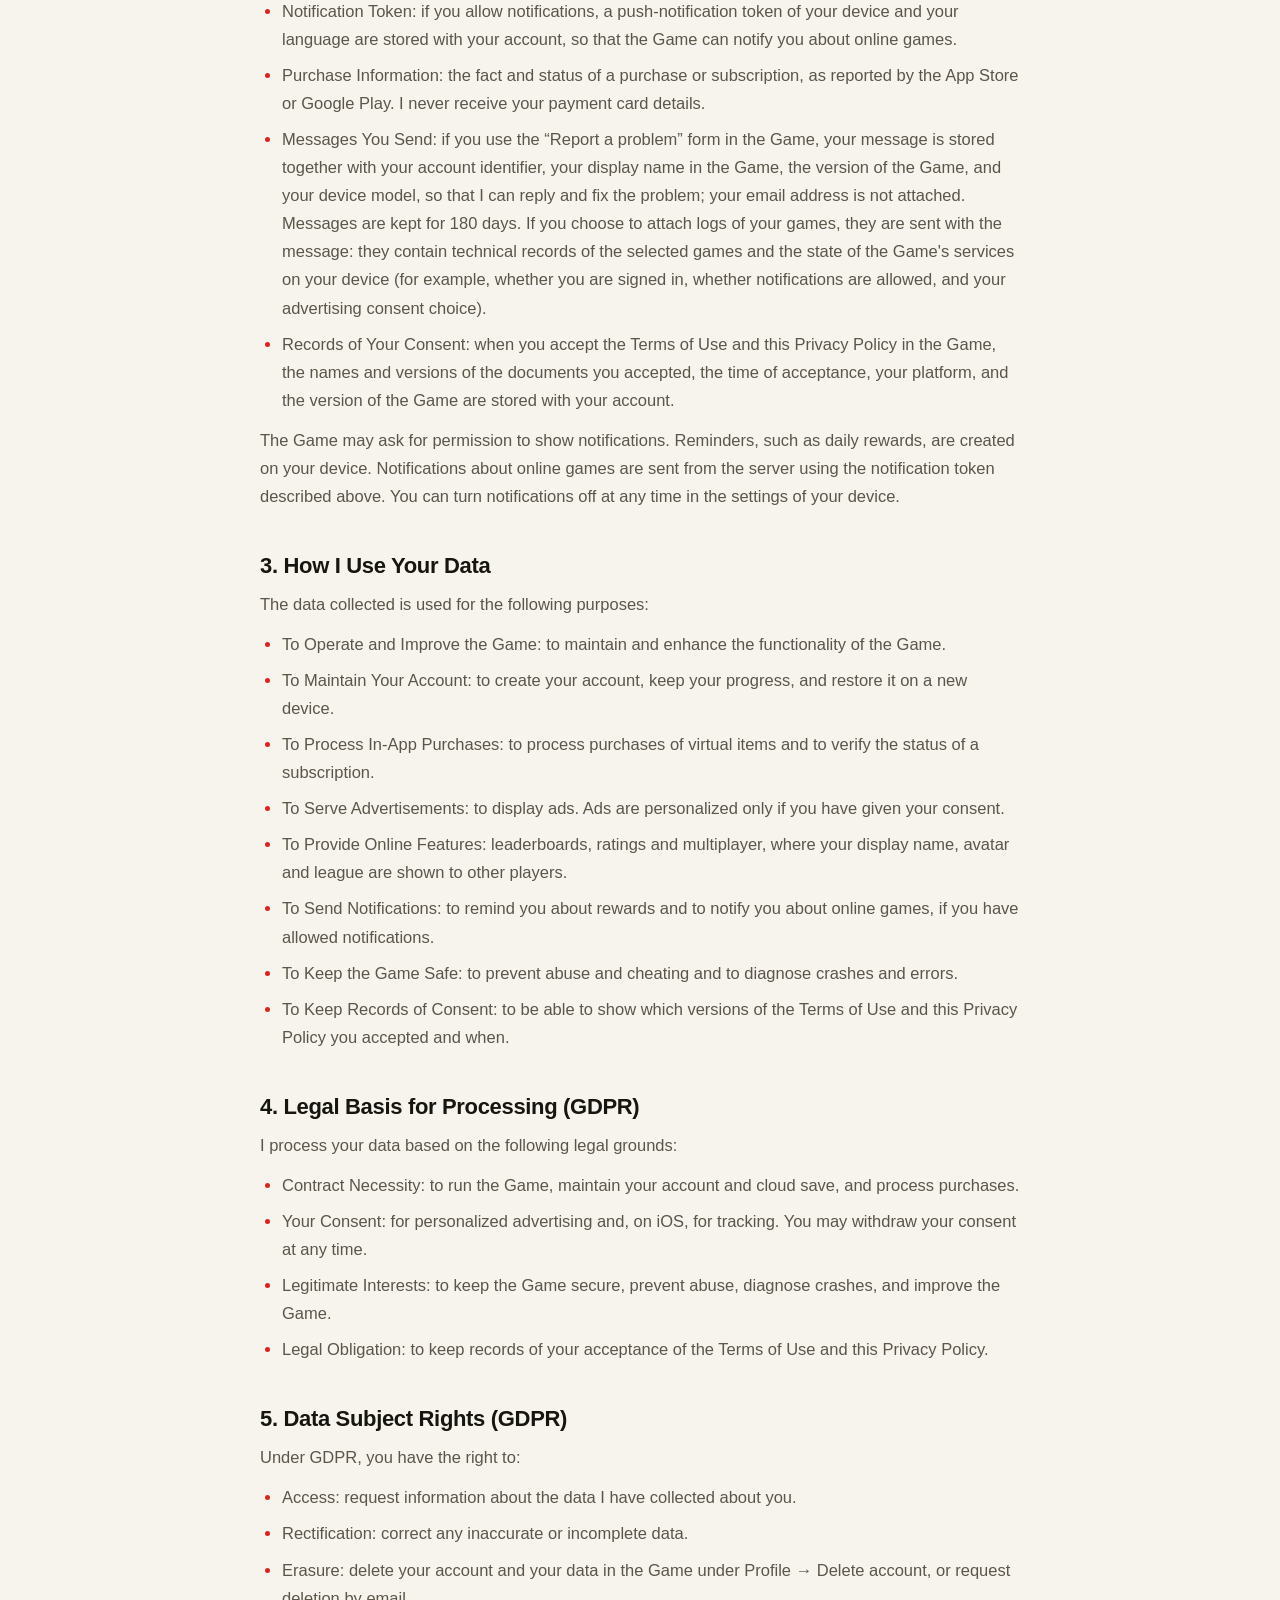
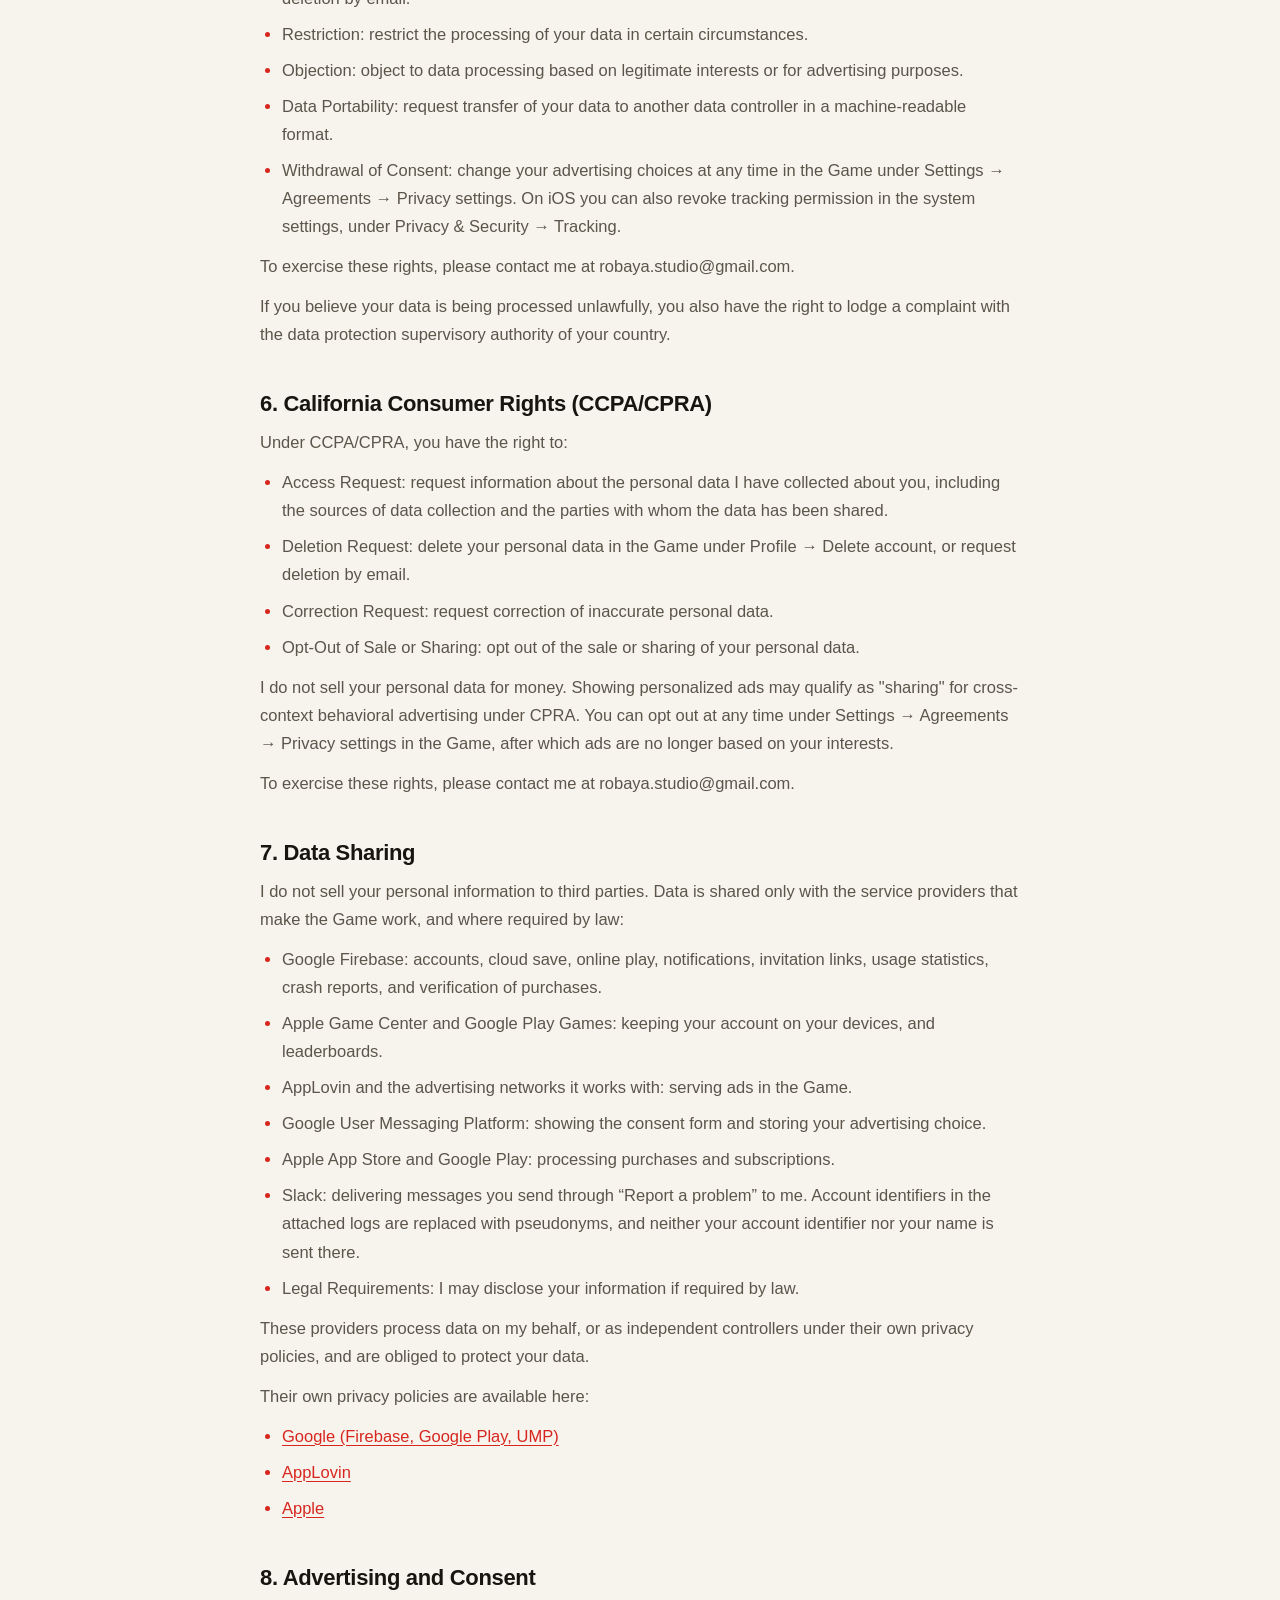
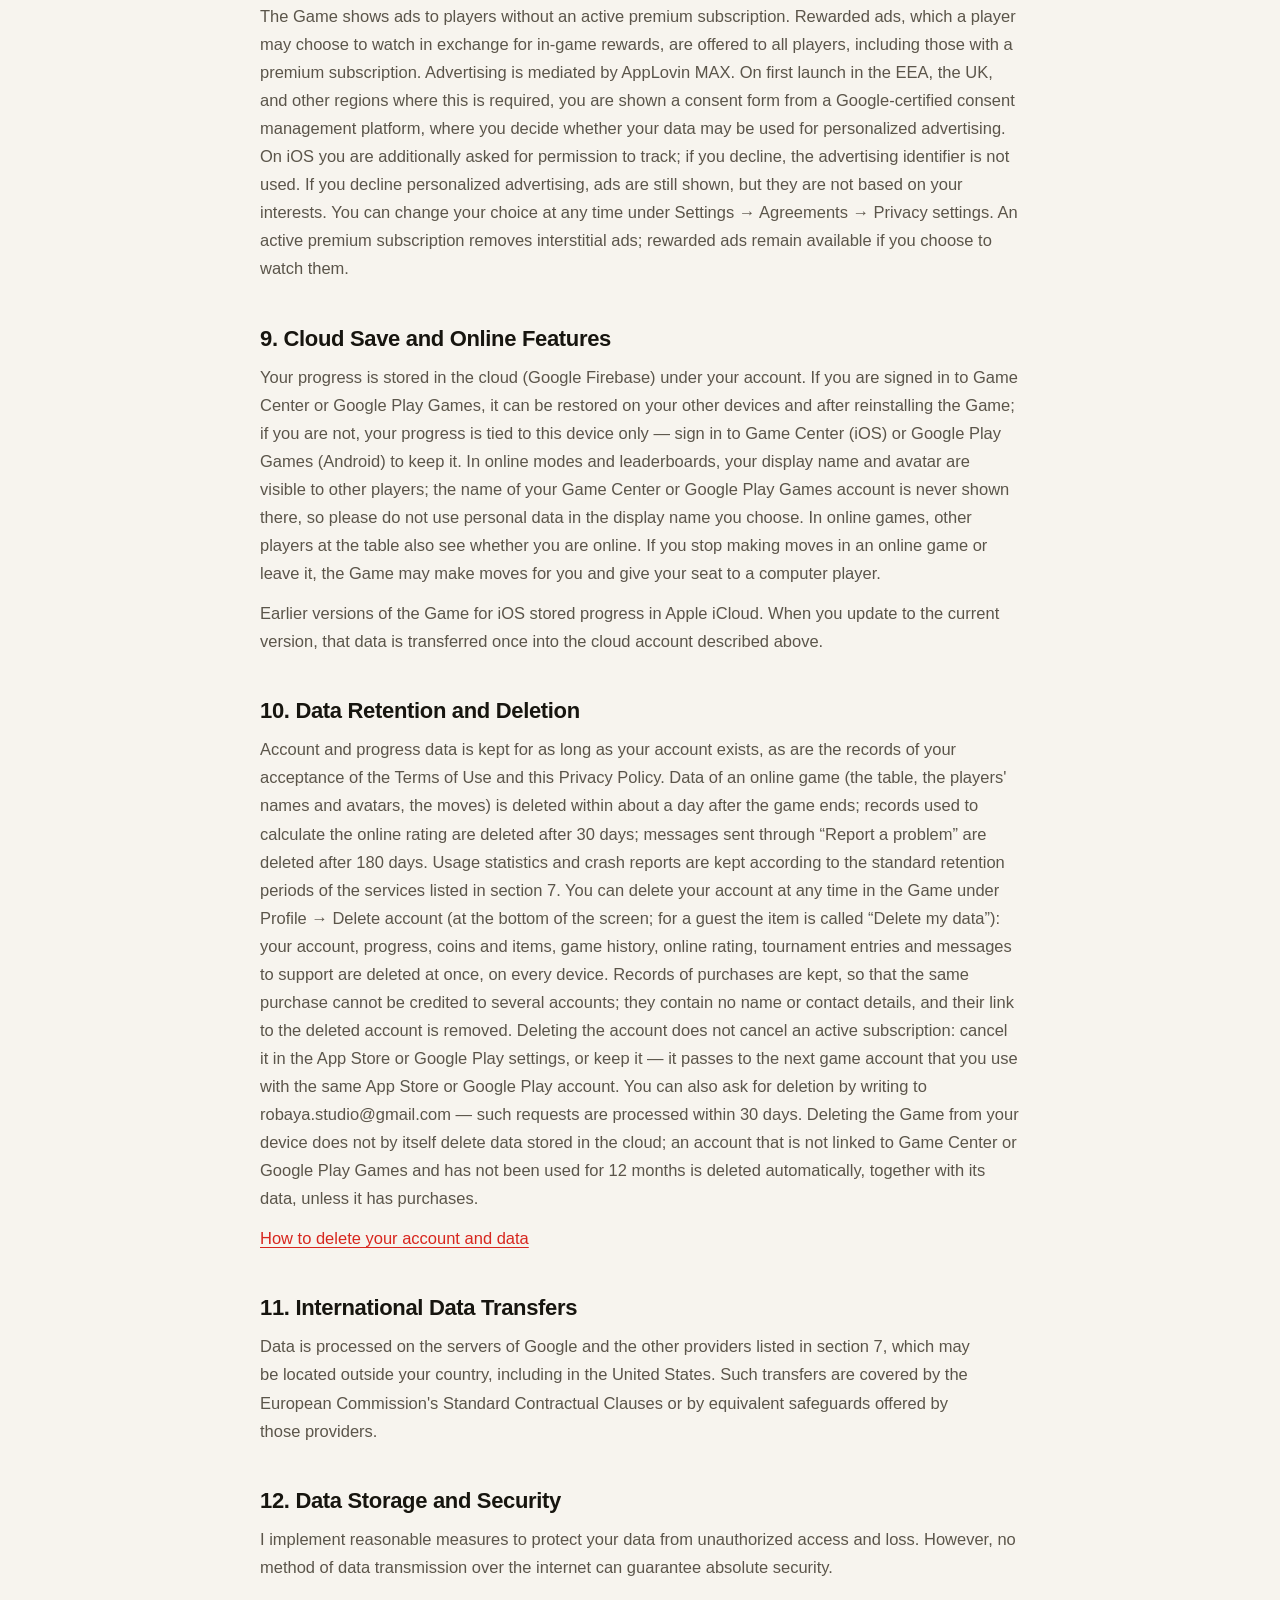
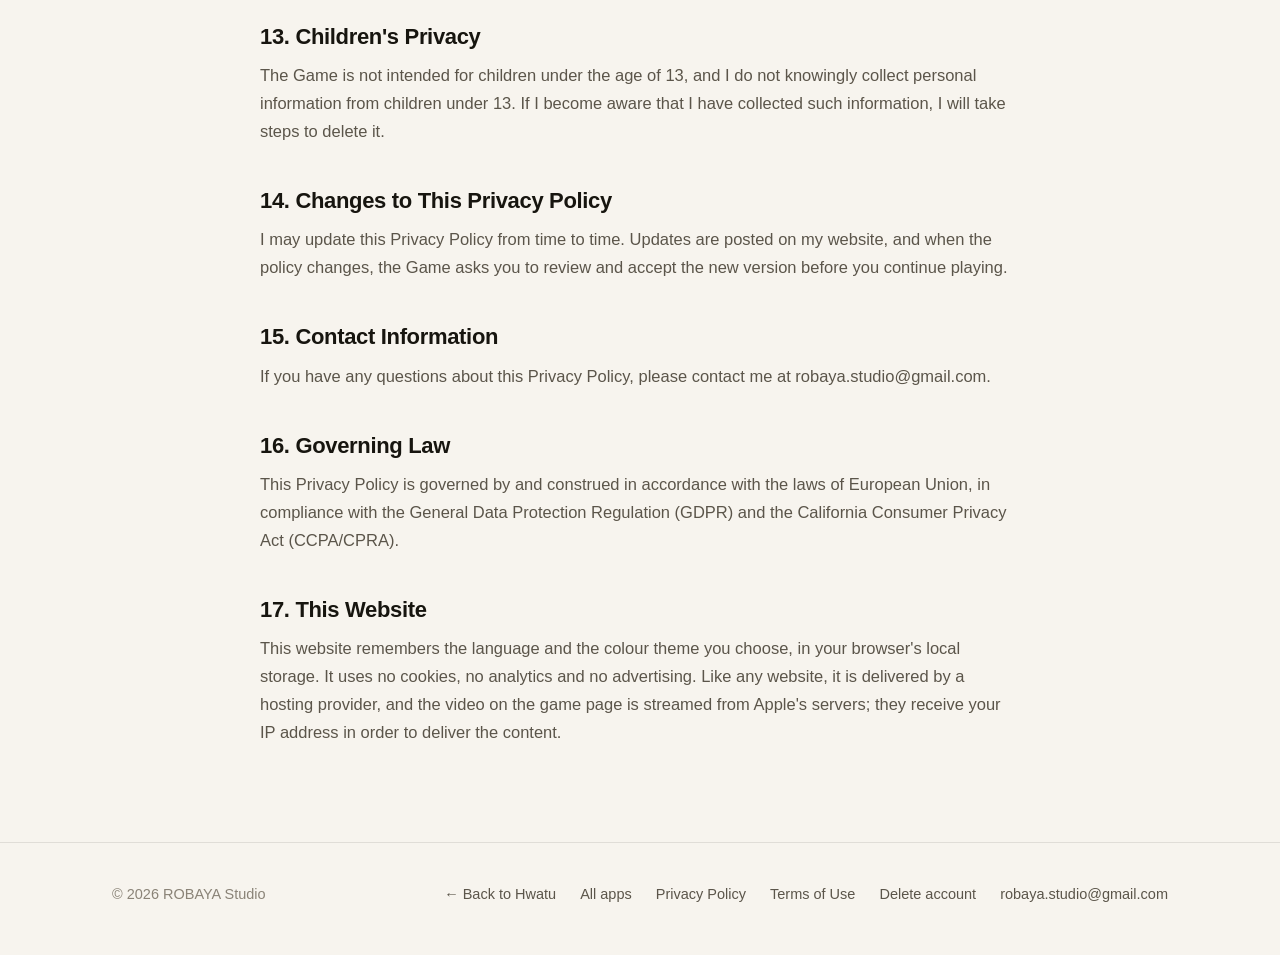
<file: games/hwatu/privacy.html>
<!DOCTYPE html>
<html lang="en">
<head>
  <meta charset="UTF-8">
  <meta name="viewport" content="width=device-width, initial-scale=1">
  <title data-i18n="hwatuPrivacyTitle">Privacy Policy - Hwatu</title>
  <meta name="theme-color" content="#f7f4ee" media="(prefers-color-scheme: light)">
  <meta name="theme-color" content="#0f0e0c" media="(prefers-color-scheme: dark)">
  <link rel="canonical" href="https://robaya.studio/games/hwatu/privacy.html">
  <link rel="icon" href="AppIcon.png" type="image/png">
  <link rel="apple-touch-icon" href="apple-touch-icon.png">
  <link rel="stylesheet" href="../../css/style.css">
  <script src="../../js/translations.js"></script>
  <script src="locales/translations.js"></script>
  <script src="../../js/theme.js"></script>
  <script src="../../js/site-chrome.js"></script>
  <script src="../../js/lang.js"></script>
</head>
<body data-app-name="Hwatu" data-account-deletion>
  <main class="wrap">
    <article class="legal">
      <header class="legal__head">
        <h1 data-i18n="privacyTitle">Privacy Policy</h1>
        <p class="legal__meta"><span data-icon="doc"></span><span data-i18n="privacyLastUpdated">Version 1.5.0 — last updated: 16 November 2026</span></p>
      </header>

      <h2 data-i18n="privacyIntroduction">1. Introduction</h2>
      <p data-i18n="privacyIntro">This Privacy Policy explains how I, Arkadiy Tsoy (hereinafter "Developer," "I," or "my"), collect, use, and protect your personal information when you use the mobile game "Hwatu" (hereinafter "Game") on iOS and Android. I comply with the General Data Protection Regulation (GDPR) and the California Consumer Privacy Act (CCPA/CPRA). By using the Game, you agree to the terms of this Privacy Policy.</p>

      <h2 data-i18n="privacyDataCollection">2. Information I Collect</h2>
      <p data-i18n="privacyDataCollectionText">When you use the Game, I may collect the following types of information:</p>
      <ul>
        <li data-i18n="privacyAccountInfo">Account Information: the Game creates an anonymous account for you; there is no sign-up and the Game never asks for your name, email address or photo. If you are signed in to Apple Game Center (iOS) or Google Play Games (Android) on your device, the Game links your account to the player identifier of that service, so that your progress is kept after reinstalling and on your other devices; the Game does not receive your name, email address or photo from it. To use one account on iPhone and on Android, you can link your devices with a one-time code shown in the Game; the code is stored only as a hash and expires after 10 minutes, and the account the other device used before is merged into yours and deleted. Your display name is the one you set in the Game, or, until you set one, a name generated automatically; your avatar is chosen from the Game's own set. Earlier versions of the Game (version 3.0.0 on iOS and test versions on Android) also offered sign-in with Apple or Google. If you used it, your account is linked to that Apple or Google account, and the Game may have received the email address (with Apple, possibly a private relay address) and the name that the sign-in shared. This sign-in is no longer used: after an update, your account is kept by Game Center or Google Play Games. You can remove the Apple or Google sign-in together with that email address and name in later versions of the Game under Profile → “Unlink Apple sign-in” (or Google); they are also removed when you delete your account, and we will remove them from all accounts once the earlier versions are no longer in use.</li>
        <li data-i18n="privacyDeviceInfo">Device Information: data about your device, such as device type, operating system, language, crash diagnostics, and an identifier of the device assigned for this Game (not the advertising identifier), used to keep a game in progress on one device at a time.</li>
        <li data-i18n="privacyUsageData">Usage Data: information about your interaction with the Game, including gameplay statistics, in-app purchases, and ad views.</li>
        <li data-i18n="privacyProgressData">Game Progress: your progress, statistics, and settings, stored in the cloud so they can be restored on your other devices and after reinstalling the Game.</li>
        <li data-i18n="privacyOnlineData">Online Play Data: when you play online, the Game processes whether you are currently online, the tables and matches you join, your moves, and the results, so that the game runs the same for every player at the table. Match results are stored with your account. Your online rating and league are calculated from the results of games in public rooms and are visible to other players.</li>
        <li data-i18n="privacyAdIdentifiers">Advertising Identifiers: used only for advertising — on iOS, the Identifier for Advertisers (IDFA), only if you allow tracking; on Android, the advertising ID. Usage statistics are collected without advertising identifiers. Your advertising consent choice is stored on your device. To show and measure ads, AppLovin and the advertising networks it works with also receive your IP address, from which they may determine your approximate location (such as country or city), information about the ads you see and tap, and diagnostic data about their software on your device.</li>
        <li data-i18n="privacyPushToken">Notification Token: if you allow notifications, a push-notification token of your device and your language are stored with your account, so that the Game can notify you about online games.</li>
        <li data-i18n="privacyPurchaseInfo">Purchase Information: the fact and status of a purchase or subscription, as reported by the App Store or Google Play. I never receive your payment card details.</li>
        <li data-i18n="privacyFeedbackData">Messages You Send: if you use the “Report a problem” form in the Game, your message is stored together with your account identifier, your display name in the Game, the version of the Game, and your device model, so that I can reply and fix the problem; your email address is not attached. Messages are kept for 180 days. If you choose to attach logs of your games, they are sent with the message: they contain technical records of the selected games and the state of the Game's services on your device (for example, whether you are signed in, whether notifications are allowed, and your advertising consent choice).</li>
        <li data-i18n="privacyConsentRecords">Records of Your Consent: when you accept the Terms of Use and this Privacy Policy in the Game, the names and versions of the documents you accepted, the time of acceptance, your platform, and the version of the Game are stored with your account.</li>
      </ul>
      <p data-i18n="privacyNotificationsText">The Game may ask for permission to show notifications. Reminders, such as daily rewards, are created on your device. Notifications about online games are sent from the server using the notification token described above. You can turn notifications off at any time in the settings of your device.</p>

      <h2 data-i18n="privacyDataUsage">3. How I Use Your Data</h2>
      <p data-i18n="privacyDataUsageText">The data collected is used for the following purposes:</p>
      <ul>
        <li data-i18n="privacyOperateGame">To Operate and Improve the Game: to maintain and enhance the functionality of the Game.</li>
        <li data-i18n="privacyAccountUse">To Maintain Your Account: to create your account, keep your progress, and restore it on a new device.</li>
        <li data-i18n="privacyProcessPurchases">To Process In-App Purchases: to process purchases of virtual items and to verify the status of a subscription.</li>
        <li data-i18n="privacyServeAds">To Serve Advertisements: to display ads. Ads are personalized only if you have given your consent.</li>
        <li data-i18n="privacyOnlineFeatures">To Provide Online Features: leaderboards, ratings and multiplayer, where your display name, avatar and league are shown to other players.</li>
        <li data-i18n="privacyNotificationsUse">To Send Notifications: to remind you about rewards and to notify you about online games, if you have allowed notifications.</li>
        <li data-i18n="privacySecurityUse">To Keep the Game Safe: to prevent abuse and cheating and to diagnose crashes and errors.</li>
        <li data-i18n="privacyConsentRecordsUse">To Keep Records of Consent: to be able to show which versions of the Terms of Use and this Privacy Policy you accepted and when.</li>
      </ul>

      <h2 data-i18n="privacyLegalBasis">4. Legal Basis for Processing (GDPR)</h2>
      <p data-i18n="privacyLegalBasisText">I process your data based on the following legal grounds:</p>
      <ul>
        <li data-i18n="privacyContractNecessity">Contract Necessity: to run the Game, maintain your account and cloud save, and process purchases.</li>
        <li data-i18n="privacyConsent">Your Consent: for personalized advertising and, on iOS, for tracking. You may withdraw your consent at any time.</li>
        <li data-i18n="privacyLegitimateInterests">Legitimate Interests: to keep the Game secure, prevent abuse, diagnose crashes, and improve the Game.</li>
        <li data-i18n="privacyLegalObligation">Legal Obligation: to keep records of your acceptance of the Terms of Use and this Privacy Policy.</li>
      </ul>

      <h2 data-i18n="privacyDataRights">5. Data Subject Rights (GDPR)</h2>
      <p data-i18n="privacyDataRightsText">Under GDPR, you have the right to:</p>
      <ul>
        <li data-i18n="privacyAccess">Access: request information about the data I have collected about you.</li>
        <li data-i18n="privacyRectification">Rectification: correct any inaccurate or incomplete data.</li>
        <li data-i18n="privacyErasure">Erasure: delete your account and your data in the Game under Profile → Delete account, or request deletion by email.</li>
        <li data-i18n="privacyRestriction">Restriction: restrict the processing of your data in certain circumstances.</li>
        <li data-i18n="privacyObjection">Objection: object to data processing based on legitimate interests or for advertising purposes.</li>
        <li data-i18n="privacyPortability">Data Portability: request transfer of your data to another data controller in a machine-readable format.</li>
        <li data-i18n="privacyWithdrawConsent">Withdrawal of Consent: change your advertising choices at any time in the Game under Settings → Agreements → Privacy settings. On iOS you can also revoke tracking permission in the system settings, under Privacy &amp; Security → Tracking.</li>
      </ul>
      <p data-i18n="privacyExerciseRights">To exercise these rights, please contact me at robaya.studio@gmail.com.</p>
      <p data-i18n="privacySupervisoryText">If you believe your data is being processed unlawfully, you also have the right to lodge a complaint with the data protection supervisory authority of your country.</p>

      <h2 data-i18n="privacyCCPARights">6. California Consumer Rights (CCPA/CPRA)</h2>
      <p data-i18n="privacyCCPARightsText">Under CCPA/CPRA, you have the right to:</p>
      <ul>
        <li data-i18n="privacyAccessRequest">Access Request: request information about the personal data I have collected about you, including the sources of data collection and the parties with whom the data has been shared.</li>
        <li data-i18n="privacyDeletionRequest">Deletion Request: delete your personal data in the Game under Profile → Delete account, or request deletion by email.</li>
        <li data-i18n="privacyCorrectionRequest">Correction Request: request correction of inaccurate personal data.</li>
        <li data-i18n="privacyOptOut">Opt-Out of Sale or Sharing: opt out of the sale or sharing of your personal data.</li>
      </ul>
      <p data-i18n="privacyCPRAShareText">I do not sell your personal data for money. Showing personalized ads may qualify as "sharing" for cross-context behavioral advertising under CPRA. You can opt out at any time under Settings → Agreements → Privacy settings in the Game, after which ads are no longer based on your interests.</p>
      <p data-i18n="privacyExerciseCCPARights">To exercise these rights, please contact me at robaya.studio@gmail.com.</p>

      <h2 data-i18n="privacyDataSharing">7. Data Sharing</h2>
      <p data-i18n="privacyDataSharingText">I do not sell your personal information to third parties. Data is shared only with the service providers that make the Game work, and where required by law:</p>
      <ul>
        <li data-i18n="privacyShareFirebase">Google Firebase: accounts, cloud save, online play, notifications, invitation links, usage statistics, crash reports, and verification of purchases.</li>
        <li data-i18n="privacyShareSignIn">Apple Game Center and Google Play Games: keeping your account on your devices, and leaderboards.</li>
        <li data-i18n="privacyShareAdNetworks">AppLovin and the advertising networks it works with: serving ads in the Game.</li>
        <li data-i18n="privacyShareCmp">Google User Messaging Platform: showing the consent form and storing your advertising choice.</li>
        <li data-i18n="privacyShareStores">Apple App Store and Google Play: processing purchases and subscriptions.</li>
        <li data-i18n="privacyShareSlack">Slack: delivering messages you send through “Report a problem” to me. Account identifiers in the attached logs are replaced with pseudonyms, and neither your account identifier nor your name is sent there.</li>
        <li data-i18n="privacyLegalRequirements">Legal Requirements: I may disclose your information if required by law.</li>
      </ul>
      <p data-i18n="privacyProcessorsText">These providers process data on my behalf, or as independent controllers under their own privacy policies, and are obliged to protect your data.</p>
      <p data-i18n="privacyThirdPartyPoliciesText">Their own privacy policies are available here:</p>
      <ul>
        <li><a href="https://policies.google.com/privacy" target="_blank" rel="noopener">Google (Firebase, Google Play, UMP)</a></li>
        <li><a href="https://www.applovin.com/privacy/" target="_blank" rel="noopener">AppLovin</a></li>
        <li><a href="https://www.apple.com/legal/privacy/" target="_blank" rel="noopener">Apple</a></li>
      </ul>

      <h2 data-i18n="privacyAdvertising">8. Advertising and Consent</h2>
      <p data-i18n="privacyAdvertisingText">The Game shows ads to players without an active premium subscription. Rewarded ads, which a player may choose to watch in exchange for in-game rewards, are offered to all players, including those with a premium subscription. Advertising is mediated by AppLovin MAX. On first launch in the EEA, the UK, and other regions where this is required, you are shown a consent form from a Google-certified consent management platform, where you decide whether your data may be used for personalized advertising. On iOS you are additionally asked for permission to track; if you decline, the advertising identifier is not used. If you decline personalized advertising, ads are still shown, but they are not based on your interests. You can change your choice at any time under Settings → Agreements → Privacy settings. An active premium subscription removes interstitial ads; rewarded ads remain available if you choose to watch them.</p>

      <h2 data-i18n="privacyCloudSave">9. Cloud Save and Online Features</h2>
      <p data-i18n="privacyCloudSaveText">Your progress is stored in the cloud (Google Firebase) under your account. If you are signed in to Game Center or Google Play Games, it can be restored on your other devices and after reinstalling the Game; if you are not, your progress is tied to this device only — sign in to Game Center (iOS) or Google Play Games (Android) to keep it. In online modes and leaderboards, your display name and avatar are visible to other players; the name of your Game Center or Google Play Games account is never shown there, so please do not use personal data in the display name you choose. In online games, other players at the table also see whether you are online. If you stop making moves in an online game or leave it, the Game may make moves for you and give your seat to a computer player.</p>
      <p data-i18n="privacyCloudSaveLegacyText">Earlier versions of the Game for iOS stored progress in Apple iCloud. When you update to the current version, that data is transferred once into the cloud account described above.</p>

      <h2 data-i18n="privacyRetention">10. Data Retention and Deletion</h2>
      <p data-i18n="privacyRetentionText">Account and progress data is kept for as long as your account exists, as are the records of your acceptance of the Terms of Use and this Privacy Policy. Data of an online game (the table, the players' names and avatars, the moves) is deleted within about a day after the game ends; records used to calculate the online rating are deleted after 30 days; messages sent through “Report a problem” are deleted after 180 days. Usage statistics and crash reports are kept according to the standard retention periods of the services listed in section 7. You can delete your account at any time in the Game under Profile → Delete account (at the bottom of the screen; for a guest the item is called “Delete my data”): your account, progress, coins and items, game history, online rating, tournament entries and messages to support are deleted at once, on every device. Records of purchases are kept, so that the same purchase cannot be credited to several accounts; they contain no name or contact details, and their link to the deleted account is removed. Deleting the account does not cancel an active subscription: cancel it in the App Store or Google Play settings, or keep it — it passes to the next game account that you use with the same App Store or Google Play account. You can also ask for deletion by writing to robaya.studio@gmail.com — such requests are processed within 30 days. Deleting the Game from your device does not by itself delete data stored in the cloud; an account that is not linked to Game Center or Google Play Games and has not been used for 12 months is deleted automatically, together with its data, unless it has purchases.</p>
      <p><a href="delete-account.html" data-i18n="deleteAccountLink">How to delete your account and data</a></p>

      <h2 data-i18n="privacyTransfers">11. International Data Transfers</h2>
      <p data-i18n="privacyTransfersText">Data is processed on the servers of Google and the other providers listed in section 7, which may be located outside your country, including in the United States. Such transfers are covered by the European Commission's Standard Contractual Clauses or by equivalent safeguards offered by those providers.</p>

      <h2 data-i18n="privacyDataSecurity">12. Data Storage and Security</h2>
      <p data-i18n="privacyDataSecurityText">I implement reasonable measures to protect your data from unauthorized access and loss. However, no method of data transmission over the internet can guarantee absolute security.</p>

      <h2 data-i18n="privacyChildren">13. Children's Privacy</h2>
      <p data-i18n="privacyChildrenText">The Game is not intended for children under the age of 13, and I do not knowingly collect personal information from children under 13. If I become aware that I have collected such information, I will take steps to delete it.</p>

      <h2 data-i18n="privacyChanges">14. Changes to This Privacy Policy</h2>
      <p data-i18n="privacyChangesText">I may update this Privacy Policy from time to time. Updates are posted on my website, and when the policy changes, the Game asks you to review and accept the new version before you continue playing.</p>

      <h2 data-i18n="privacyContact">15. Contact Information</h2>
      <p data-i18n="privacyContactText">If you have any questions about this Privacy Policy, please contact me at robaya.studio@gmail.com.</p>

      <h2 data-i18n="privacyGoverningLaw">16. Governing Law</h2>
      <p data-i18n="privacyGoverningLawText">This Privacy Policy is governed by and construed in accordance with the laws of European Union, in compliance with the General Data Protection Regulation (GDPR) and the California Consumer Privacy Act (CCPA/CPRA).</p>

      <h2 data-i18n="privacyWebsite">17. This Website</h2>
      <p data-i18n="privacyWebsiteText">This website remembers the language and the colour theme you choose, in your browser's local storage. It uses no cookies, no analytics and no advertising. Like any website, it is delivered by a hosting provider, and the video on the game page is streamed from Apple's servers; they receive your IP address in order to deliver the content.</p>
    </article>
  </main>
</body>
</html>
</file>
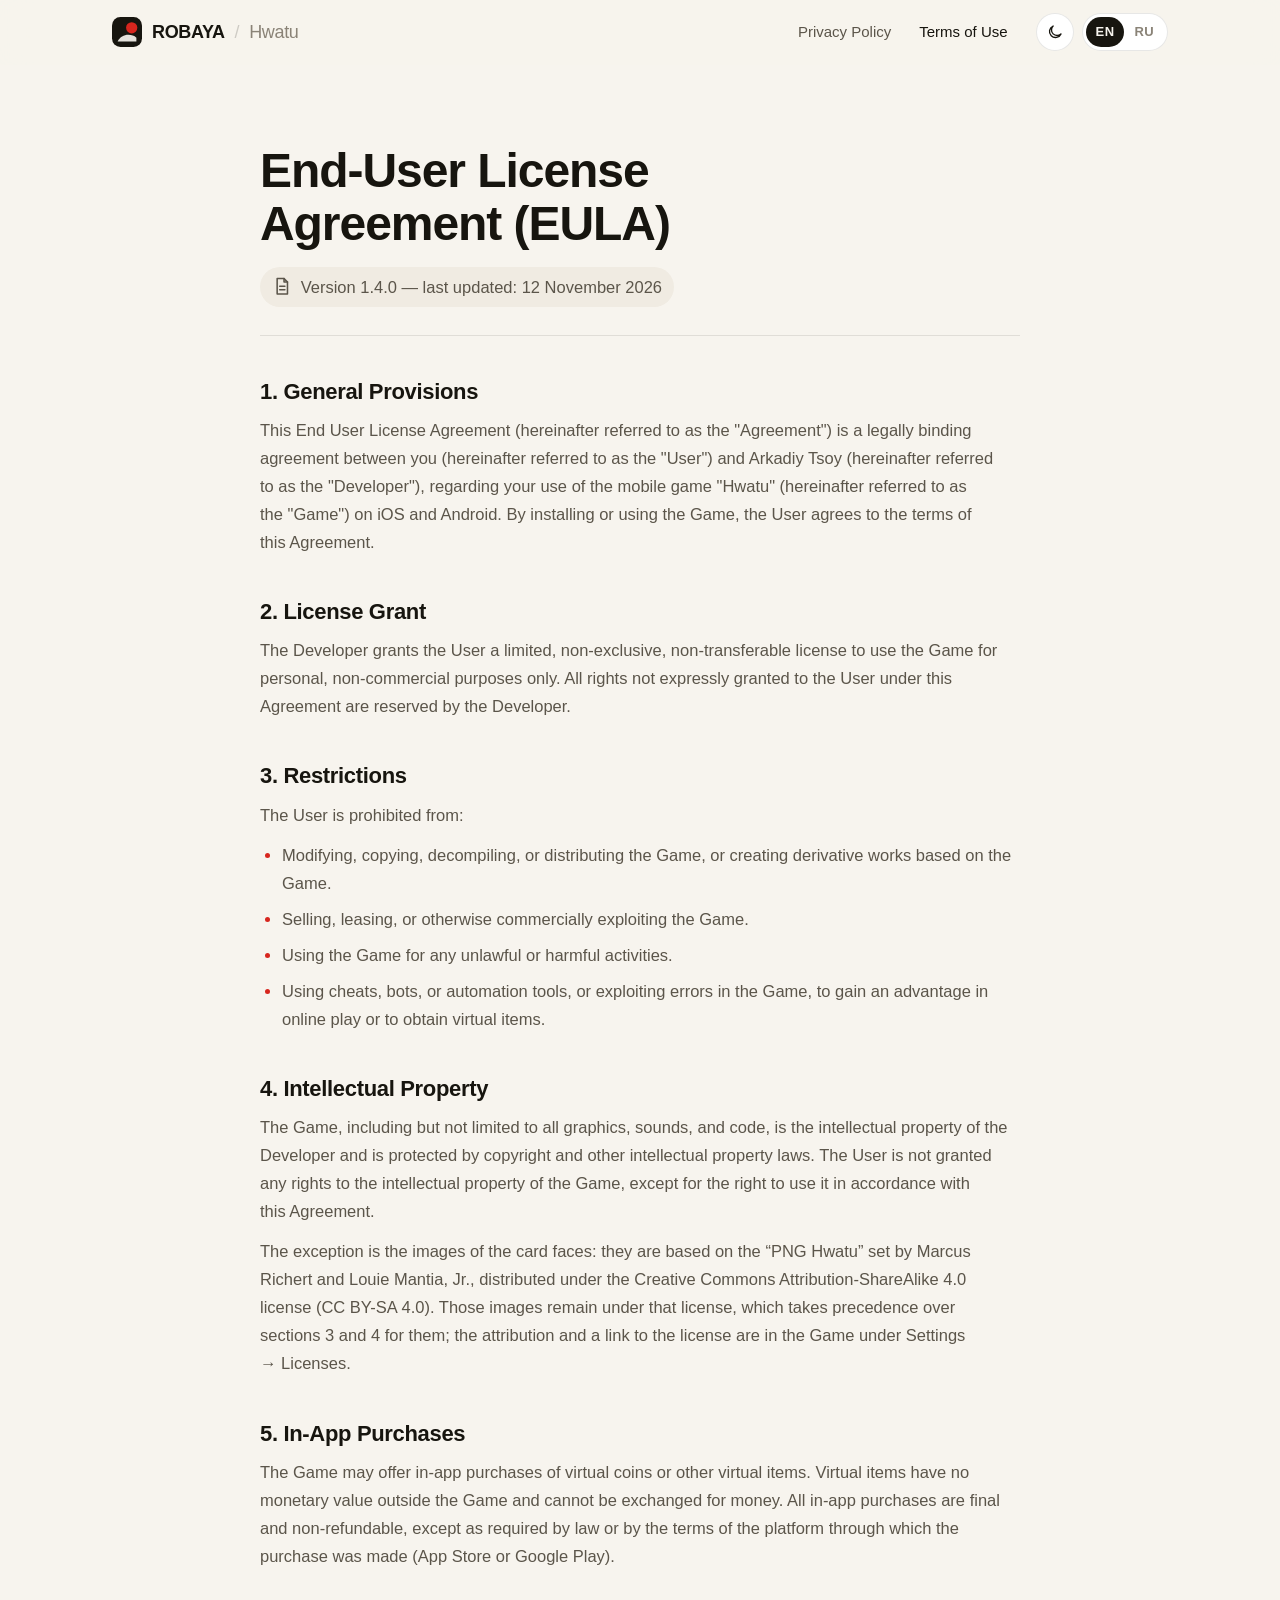
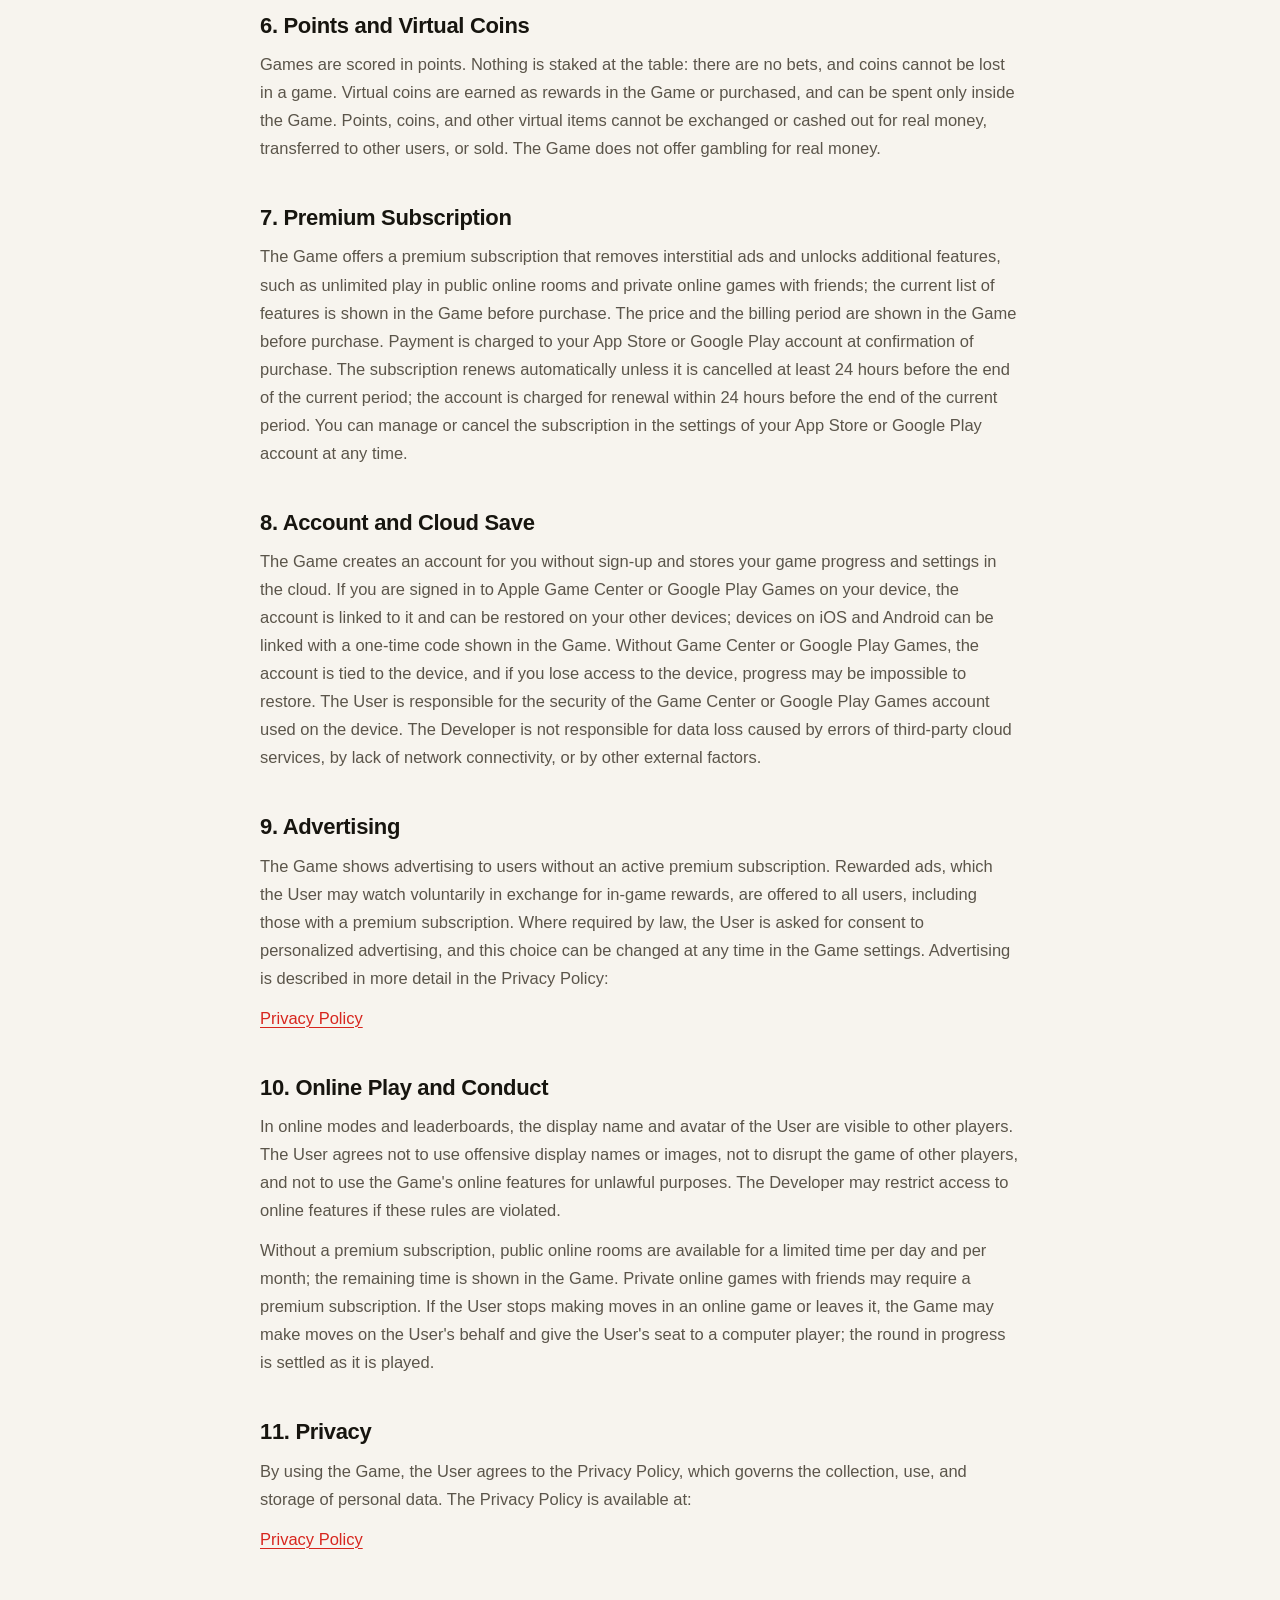
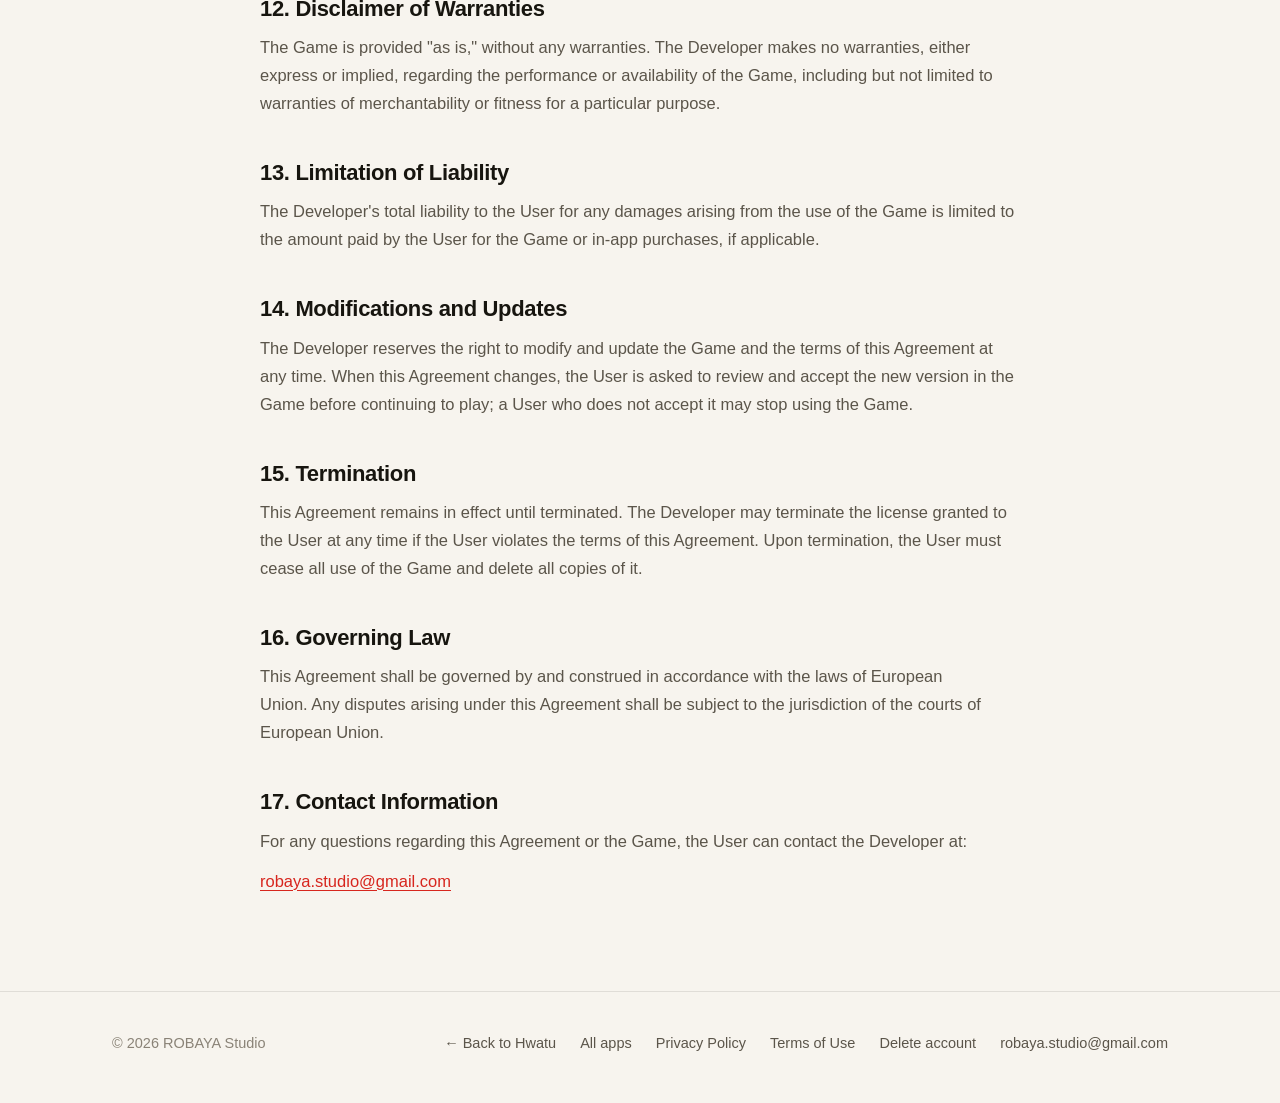
<file: games/hwatu/terms.html>
<!DOCTYPE html>
<html lang="en">
<head>
  <meta charset="UTF-8">
  <meta name="viewport" content="width=device-width, initial-scale=1">
  <title data-i18n="hwatuTermsTitle">End-User License Agreement (EULA) - Hwatu</title>
  <meta name="theme-color" content="#f7f4ee" media="(prefers-color-scheme: light)">
  <meta name="theme-color" content="#0f0e0c" media="(prefers-color-scheme: dark)">
  <link rel="canonical" href="https://robaya.studio/games/hwatu/terms.html">
  <link rel="icon" href="AppIcon.png" type="image/png">
  <link rel="apple-touch-icon" href="apple-touch-icon.png">
  <link rel="stylesheet" href="../../css/style.css">
  <script src="../../js/translations.js"></script>
  <script src="locales/translations.js"></script>
  <script src="../../js/theme.js"></script>
  <script src="../../js/site-chrome.js"></script>
  <script src="../../js/lang.js"></script>
</head>
<body data-app-name="Hwatu" data-account-deletion>
  <main class="wrap">
    <article class="legal">
      <header class="legal__head">
        <h1 data-i18n="termsTitle">End-User License Agreement (EULA)</h1>
        <p class="legal__meta"><span data-icon="doc"></span><span data-i18n="termsLastUpdated">Version 1.4.0 — last updated: 12 November 2026</span></p>
      </header>

      <h2 data-i18n="termsGeneralProvisions">1. General Provisions</h2>
      <p data-i18n="termsGeneralProvisionsText">This End User License Agreement (hereinafter referred to as the "Agreement") is a legally binding agreement between you (hereinafter referred to as the "User") and Arkadiy Tsoy (hereinafter referred to as the "Developer"), regarding your use of the mobile game "Hwatu" (hereinafter referred to as the "Game") on iOS and Android. By installing or using the Game, the User agrees to the terms of this Agreement.</p>

      <h2 data-i18n="termsLicenseGrant">2. License Grant</h2>
      <p data-i18n="termsLicenseGrantText">The Developer grants the User a limited, non-exclusive, non-transferable license to use the Game for personal, non-commercial purposes only. All rights not expressly granted to the User under this Agreement are reserved by the Developer.</p>

      <h2 data-i18n="termsRestrictions">3. Restrictions</h2>
      <p data-i18n="termsRestrictionsText">The User is prohibited from:</p>
      <ul>
        <li data-i18n="termsRestriction1">Modifying, copying, decompiling, or distributing the Game, or creating derivative works based on the Game.</li>
        <li data-i18n="termsRestriction2">Selling, leasing, or otherwise commercially exploiting the Game.</li>
        <li data-i18n="termsRestriction3">Using the Game for any unlawful or harmful activities.</li>
        <li data-i18n="termsRestriction4">Using cheats, bots, or automation tools, or exploiting errors in the Game, to gain an advantage in online play or to obtain virtual items.</li>
      </ul>

      <h2 data-i18n="termsIntellectualProperty">4. Intellectual Property</h2>
      <p data-i18n="termsIntellectualPropertyText">The Game, including but not limited to all graphics, sounds, and code, is the intellectual property of the Developer and is protected by copyright and other intellectual property laws. The User is not granted any rights to the intellectual property of the Game, except for the right to use it in accordance with this Agreement.</p>
      <p data-i18n="termsCardArtText">The exception is the images of the card faces: they are based on the “PNG Hwatu” set by Marcus Richert and Louie Mantia, Jr., distributed under the Creative Commons Attribution-ShareAlike 4.0 license (CC BY-SA 4.0). Those images remain under that license, which takes precedence over sections 3 and 4 for them; the attribution and a link to the license are in the Game under Settings → Licenses.</p>

      <h2 data-i18n="termsInApp">5. In-App Purchases</h2>
      <p data-i18n="termsInAppText">The Game may offer in-app purchases of virtual coins or other virtual items. Virtual items have no monetary value outside the Game and cannot be exchanged for money. All in-app purchases are final and non-refundable, except as required by law or by the terms of the platform through which the purchase was made (App Store or Google Play).</p>

      <h2 data-i18n="termsSimulatedGambling">6. Points and Virtual Coins</h2>
      <p data-i18n="termsSimulatedGamblingText">Games are scored in points. Nothing is staked at the table: there are no bets, and coins cannot be lost in a game. Virtual coins are earned as rewards in the Game or purchased, and can be spent only inside the Game. Points, coins, and other virtual items cannot be exchanged or cashed out for real money, transferred to other users, or sold. The Game does not offer gambling for real money.</p>

      <h2 data-i18n="termsSubscription">7. Premium Subscription</h2>
      <p data-i18n="termsSubscriptionText">The Game offers a premium subscription that removes interstitial ads and unlocks additional features, such as unlimited play in public online rooms and private online games with friends; the current list of features is shown in the Game before purchase. The price and the billing period are shown in the Game before purchase. Payment is charged to your App Store or Google Play account at confirmation of purchase. The subscription renews automatically unless it is cancelled at least 24 hours before the end of the current period; the account is charged for renewal within 24 hours before the end of the current period. You can manage or cancel the subscription in the settings of your App Store or Google Play account at any time.</p>

      <h2 data-i18n="termsAccount">8. Account and Cloud Save</h2>
      <p data-i18n="termsAccountText">The Game creates an account for you without sign-up and stores your game progress and settings in the cloud. If you are signed in to Apple Game Center or Google Play Games on your device, the account is linked to it and can be restored on your other devices; devices on iOS and Android can be linked with a one-time code shown in the Game. Without Game Center or Google Play Games, the account is tied to the device, and if you lose access to the device, progress may be impossible to restore. The User is responsible for the security of the Game Center or Google Play Games account used on the device. The Developer is not responsible for data loss caused by errors of third-party cloud services, by lack of network connectivity, or by other external factors.</p>

      <h2 data-i18n="termsAdvertising">9. Advertising</h2>
      <p data-i18n="termsAdvertisingText">The Game shows advertising to users without an active premium subscription. Rewarded ads, which the User may watch voluntarily in exchange for in-game rewards, are offered to all users, including those with a premium subscription. Where required by law, the User is asked for consent to personalized advertising, and this choice can be changed at any time in the Game settings. Advertising is described in more detail in the Privacy Policy:</p>
      <p><a href="privacy.html" data-i18n="privacy">Privacy Policy</a></p>

      <h2 data-i18n="termsOnlinePlay">10. Online Play and Conduct</h2>
      <p data-i18n="termsOnlinePlayText">In online modes and leaderboards, the display name and avatar of the User are visible to other players. The User agrees not to use offensive display names or images, not to disrupt the game of other players, and not to use the Game's online features for unlawful purposes. The Developer may restrict access to online features if these rules are violated.</p>
      <p data-i18n="termsOnlineAccessText">Without a premium subscription, public online rooms are available for a limited time per day and per month; the remaining time is shown in the Game. Private online games with friends may require a premium subscription. If the User stops making moves in an online game or leaves it, the Game may make moves on the User's behalf and give the User's seat to a computer player; the round in progress is settled as it is played.</p>

      <h2 data-i18n="termsPrivacy">11. Privacy</h2>
      <p data-i18n="termsPrivacyText">By using the Game, the User agrees to the Privacy Policy, which governs the collection, use, and storage of personal data. The Privacy Policy is available at:</p>
      <p><a href="privacy.html" data-i18n="privacy">Privacy Policy</a></p>

      <h2 data-i18n="termsDisclaimer">12. Disclaimer of Warranties</h2>
      <p data-i18n="termsDisclaimerText">The Game is provided "as is," without any warranties. The Developer makes no warranties, either express or implied, regarding the performance or availability of the Game, including but not limited to warranties of merchantability or fitness for a particular purpose.</p>

      <h2 data-i18n="termsLiability">13. Limitation of Liability</h2>
      <p data-i18n="termsLiabilityText">The Developer's total liability to the User for any damages arising from the use of the Game is limited to the amount paid by the User for the Game or in-app purchases, if applicable.</p>

      <h2 data-i18n="termsModifications">14. Modifications and Updates</h2>
      <p data-i18n="termsModificationsText">The Developer reserves the right to modify and update the Game and the terms of this Agreement at any time. When this Agreement changes, the User is asked to review and accept the new version in the Game before continuing to play; a User who does not accept it may stop using the Game.</p>

      <h2 data-i18n="termsTermination">15. Termination</h2>
      <p data-i18n="termsTerminationText">This Agreement remains in effect until terminated. The Developer may terminate the license granted to the User at any time if the User violates the terms of this Agreement. Upon termination, the User must cease all use of the Game and delete all copies of it.</p>

      <h2 data-i18n="termsGoverningLaw">16. Governing Law</h2>
      <p data-i18n="termsGoverningLawText">This Agreement shall be governed by and construed in accordance with the laws of European Union. Any disputes arising under this Agreement shall be subject to the jurisdiction of the courts of European Union.</p>

      <h2 data-i18n="termsContact">17. Contact Information</h2>
      <p data-i18n="termsContactText">For any questions regarding this Agreement or the Game, the User can contact the Developer at:</p>
      <p><a href="mailto:robaya.studio@gmail.com">robaya.studio@gmail.com</a></p>
    </article>
  </main>
</body>
</html>
</file>
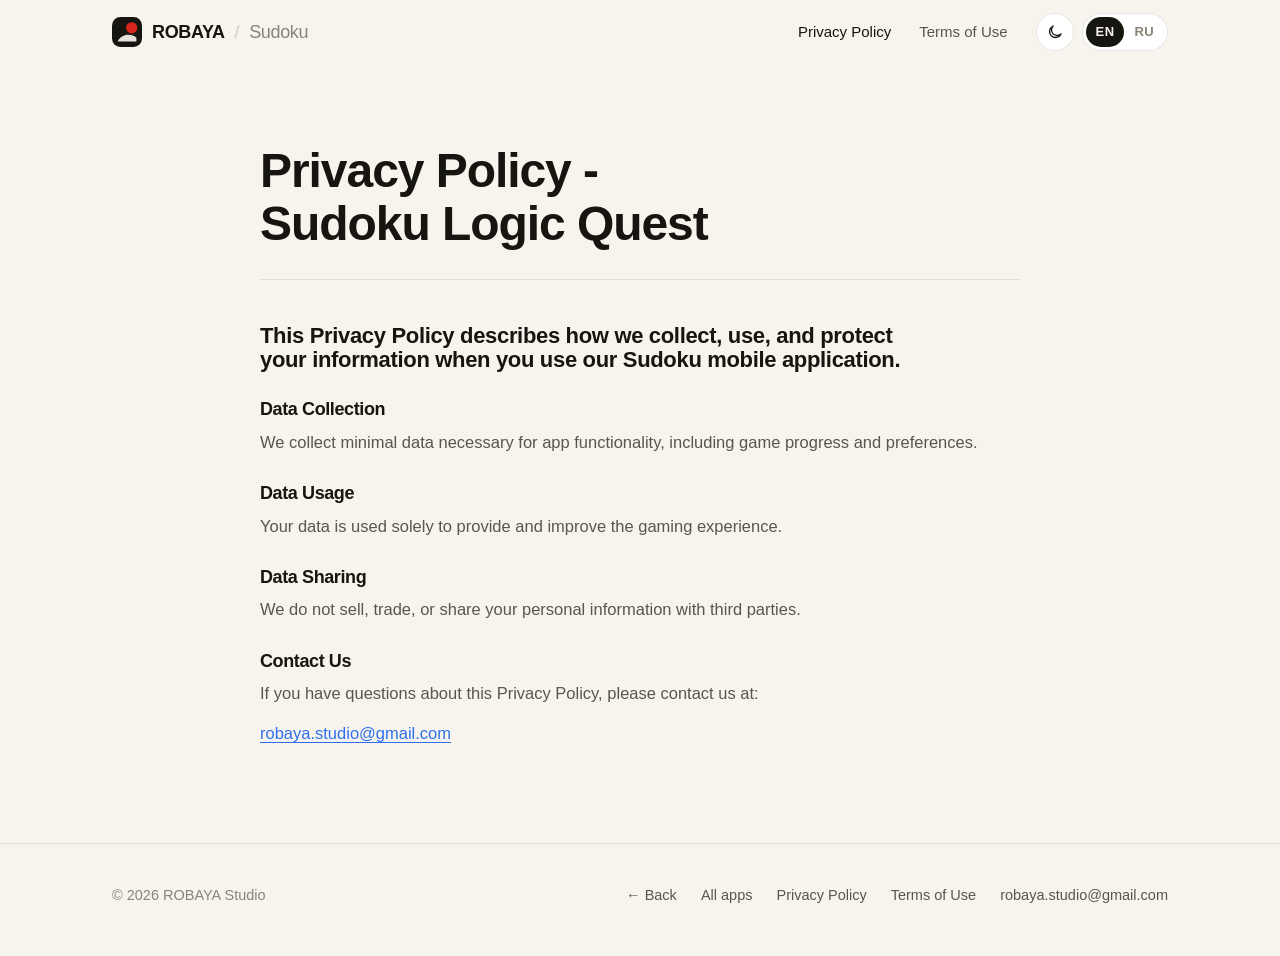
<file: games/sudoku/privacy.html>
<!DOCTYPE html>
<html lang="en">
<head>
  <meta charset="UTF-8">
  <meta name="viewport" content="width=device-width, initial-scale=1">
  <title data-i18n="sudokuPrivacyTitle">Privacy Policy - Sudoku | ROBAYA</title>
  <link rel="icon" href="AppIcon.png" type="image/png">
  <link rel="stylesheet" href="../../css/style.css">
  <script src="../../js/translations.js"></script>
  <script src="locales/translations.js"></script>
  <script src="../../js/theme.js"></script>
  <script src="../../js/site-chrome.js"></script>
  <script src="../../js/lang.js"></script>
</head>
<body data-app-name="Sudoku" data-accent="sudoku">
  <main class="wrap">
    <article class="legal">
    <header class="legal__head">
      <h1 data-i18n="sudokuPrivacyTitle">Privacy Policy - Sudoku</h1>
      <!-- <p class="legal__meta" data-i18n="privacyLastUpdated">Last updated: December 2024</p> -->
    </header>

    <div>
      <h2 data-i18n="privacyIntro">This Privacy Policy describes how we collect, use, and protect your information when you use our Sudoku mobile application.</h2>
      
      <h3 data-i18n="privacyDataCollection">Data Collection</h3>
      <p data-i18n="privacyDataCollectionText">We collect minimal data necessary for app functionality, including game progress and preferences.</p>
      
      <h3 data-i18n="privacyDataUsage">Data Usage</h3>
      <p data-i18n="privacyDataUsageText">Your data is used solely to provide and improve the gaming experience.</p>
      
      <h3 data-i18n="privacyDataSharing">Data Sharing</h3>
      <p data-i18n="privacyDataSharingText">We do not sell, trade, or share your personal information with third parties.</p>
      
      <h3 data-i18n="privacyContact">Contact Us</h3>
      <p data-i18n="privacyContactText">If you have questions about this Privacy Policy, please contact us at:</p>
      <p><a href="mailto:robaya.studio@gmail.com">robaya.studio@gmail.com</a></p>
    </div>
    
  </article>
  </main>
</body>
</html>
</file>
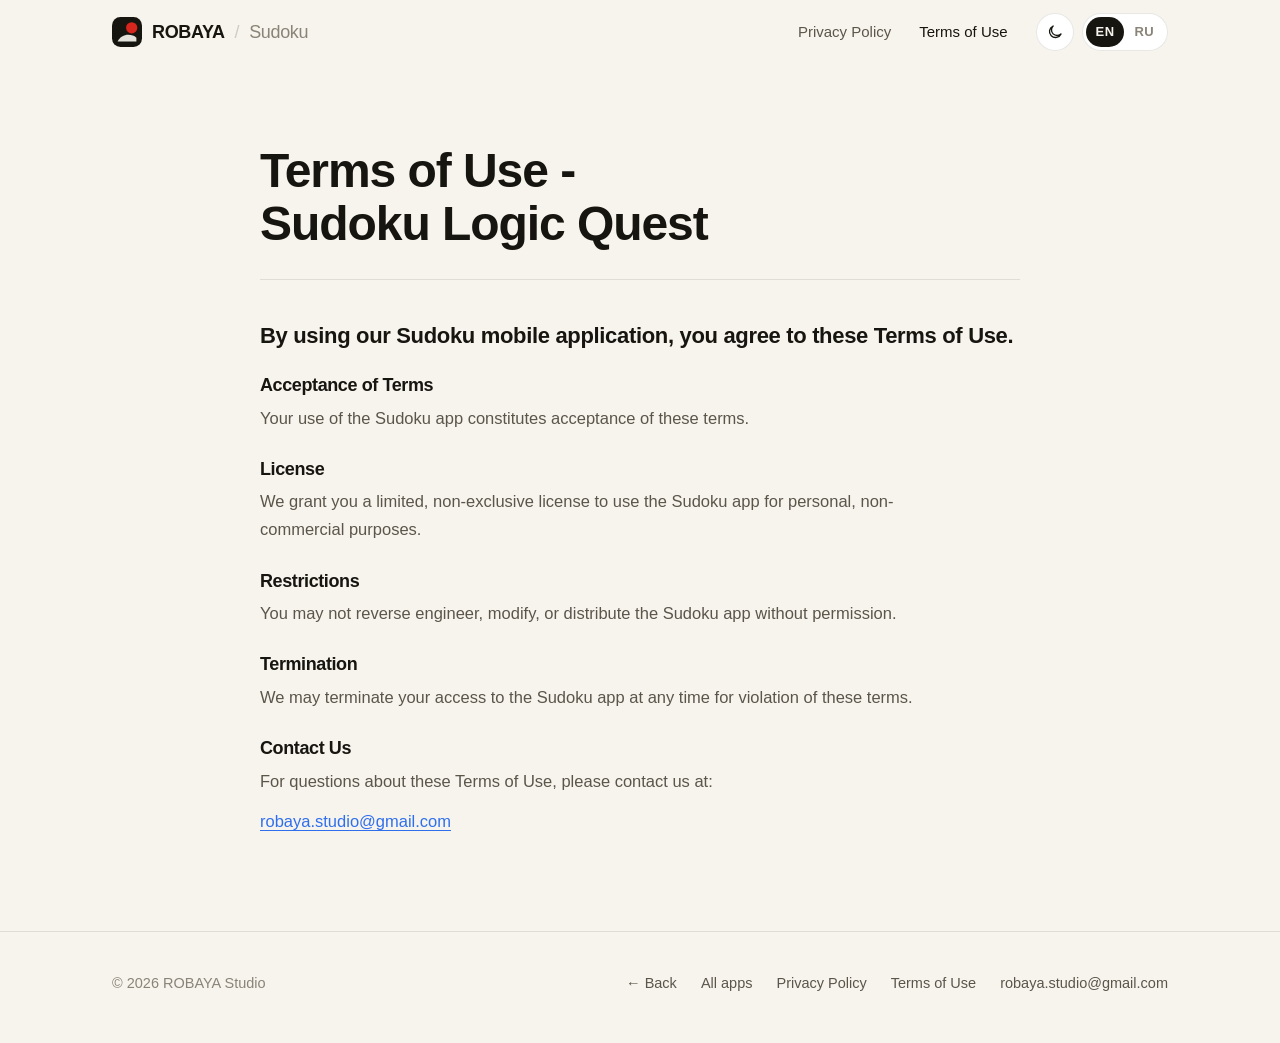
<file: games/sudoku/terms.html>
<!DOCTYPE html>
<html lang="en">
<head>
  <meta charset="UTF-8">
  <meta name="viewport" content="width=device-width, initial-scale=1">
  <title data-i18n="sudokuTermsTitle">Terms of Use - Sudoku | ROBAYA</title>
  <link rel="icon" href="AppIcon.png" type="image/png">
  <link rel="stylesheet" href="../../css/style.css">
  <script src="../../js/translations.js"></script>
  <script src="locales/translations.js"></script>
  <script src="../../js/theme.js"></script>
  <script src="../../js/site-chrome.js"></script>
  <script src="../../js/lang.js"></script>
</head>
<body data-app-name="Sudoku" data-accent="sudoku">
  <main class="wrap">
    <article class="legal">
    <header class="legal__head">
      <h1 data-i18n="sudokuTermsTitle">Terms of Use - Sudoku</h1>
      <!-- <p class="legal__meta" data-i18n="termsLastUpdated">Last updated: December 2024</p> -->
    </header>

    <div>
      <h2 data-i18n="termsIntro">By using our Sudoku mobile application, you agree to these Terms of Use.</h2>
      
      <h3 data-i18n="termsAcceptance">Acceptance of Terms</h3>
      <p data-i18n="termsAcceptanceText">Your use of the Sudoku app constitutes acceptance of these terms.</p>
      
      <h3 data-i18n="termsLicense">License</h3>
      <p data-i18n="termsLicenseText">We grant you a limited, non-exclusive license to use the Sudoku app for personal, non-commercial purposes.</p>
      
      <h3 data-i18n="termsRestrictions">Restrictions</h3>
      <p data-i18n="termsRestrictionsText">You may not reverse engineer, modify, or distribute the Sudoku app without permission.</p>
      
      <h3 data-i18n="termsTermination">Termination</h3>
      <p data-i18n="termsTerminationText">We may terminate your access to the Sudoku app at any time for violation of these terms.</p>
      
      <h3 data-i18n="termsContact">Contact Us</h3>
      <p data-i18n="termsContactText">For questions about these Terms of Use, please contact us at:</p>
      <p><a href="mailto:robaya.studio@gmail.com">robaya.studio@gmail.com</a></p>
    </div>
    
  </article>
  </main>
</body>
</html>
</file>
<file: css/style.css>
/* ROBAYA — site styles.
   One component vocabulary for every page: site header/footer (injected by js/site-chrome.js),
   .hero, .section, .card / .feature, .store-badges, .screenshots-grid, .legal.
   Colours are tokens on :root; js/theme.js sets [data-theme] on <html>. Without JS the
   prefers-color-scheme block still picks the right palette. */

:root {
  --bg: #f7f4ee;
  --bg-raised: #fffdf9;
  --surface: #ffffff;
  --surface-2: #f0ebe2;
  --ink: #17150f;
  --ink-2: #5b554a;
  --ink-3: #8a8377;
  --line: rgba(23, 21, 15, 0.1);
  --line-strong: rgba(23, 21, 15, 0.18);
  --accent: #d7261e;
  --accent-ink: #ffffff;
  --accent-soft: rgba(215, 38, 30, 0.1);
  --shadow-sm: 0 1px 2px rgba(23, 21, 15, 0.06);
  --shadow: 0 1px 2px rgba(23, 21, 15, 0.05), 0 12px 32px -12px rgba(23, 21, 15, 0.18);
  --shadow-lg: 0 2px 4px rgba(23, 21, 15, 0.06), 0 30px 60px -24px rgba(23, 21, 15, 0.35);
  --header-bg: rgba(247, 244, 238, 0.78);

  --radius-sm: 10px;
  --radius: 18px;
  --radius-lg: 28px;
  --max: 1120px;
  --gutter: clamp(16px, 4vw, 32px);

  --font: ui-sans-serif, -apple-system, BlinkMacSystemFont, "SF Pro Text", "Segoe UI", Roboto,
    "Helvetica Neue", Arial, "Noto Sans", sans-serif, "Apple Color Emoji", "Segoe UI Emoji";
  --font-display: ui-sans-serif, -apple-system, BlinkMacSystemFont, "SF Pro Display", "Segoe UI",
    Roboto, "Helvetica Neue", Arial, sans-serif;

  color-scheme: light;
}

@media (prefers-color-scheme: dark) {
  :root:not([data-theme="light"]) {
    --bg: #0f0e0c;
    --bg-raised: #151411;
    --surface: #1a1815;
    --surface-2: #24211c;
    --ink: #f3efe7;
    --ink-2: #b3ab9e;
    --ink-3: #847d71;
    --line: rgba(255, 250, 240, 0.09);
    --line-strong: rgba(255, 250, 240, 0.16);
    --accent: #ff4b3e;
    --accent-ink: #ffffff;
    --accent-soft: rgba(255, 75, 62, 0.14);
    --shadow-sm: 0 1px 2px rgba(0, 0, 0, 0.4);
    --shadow: 0 1px 2px rgba(0, 0, 0, 0.35), 0 16px 40px -16px rgba(0, 0, 0, 0.7);
    --shadow-lg: 0 2px 4px rgba(0, 0, 0, 0.4), 0 30px 70px -24px rgba(0, 0, 0, 0.8);
    --header-bg: rgba(15, 14, 12, 0.72);
    color-scheme: dark;
  }
}

:root[data-theme="dark"] {
  --bg: #0f0e0c;
  --bg-raised: #151411;
  --surface: #1a1815;
  --surface-2: #24211c;
  --ink: #f3efe7;
  --ink-2: #b3ab9e;
  --ink-3: #847d71;
  --line: rgba(255, 250, 240, 0.09);
  --line-strong: rgba(255, 250, 240, 0.16);
  --accent: #ff4b3e;
  --accent-ink: #ffffff;
  --accent-soft: rgba(255, 75, 62, 0.14);
  --shadow-sm: 0 1px 2px rgba(0, 0, 0, 0.4);
  --shadow: 0 1px 2px rgba(0, 0, 0, 0.35), 0 16px 40px -16px rgba(0, 0, 0, 0.7);
  --shadow-lg: 0 2px 4px rgba(0, 0, 0, 0.4), 0 30px 70px -24px rgba(0, 0, 0, 0.8);
  --header-bg: rgba(15, 14, 12, 0.72);
  color-scheme: dark;
}

/* Per-app accent. Hwatu keeps the studio red (the sun on its icon). */
body[data-accent="sudoku"] {
  --accent: #2f6fed;
  --accent-soft: rgba(47, 111, 237, 0.12);
}

body[data-accent="board-games"] {
  --accent: #14936a;
  --accent-soft: rgba(20, 147, 106, 0.12);
}

@media (prefers-color-scheme: dark) {
  :root:not([data-theme="light"]) body[data-accent="sudoku"] {
    --accent: #6b9bff;
    --accent-soft: rgba(107, 155, 255, 0.14);
  }

  :root:not([data-theme="light"]) body[data-accent="board-games"] {
    --accent: #3cc996;
    --accent-soft: rgba(60, 201, 150, 0.14);
  }
}

:root[data-theme="dark"] body[data-accent="sudoku"] {
  --accent: #6b9bff;
  --accent-soft: rgba(107, 155, 255, 0.14);
}

:root[data-theme="dark"] body[data-accent="board-games"] {
  --accent: #3cc996;
  --accent-soft: rgba(60, 201, 150, 0.14);
}

/* ---------- Base ---------- */

*,
*::before,
*::after {
  box-sizing: border-box;
}

html {
  -webkit-text-size-adjust: 100%;
  text-size-adjust: 100%;
  scroll-behavior: smooth;
  scroll-padding-top: 80px;
}

body {
  margin: 0;
  background: var(--bg);
  color: var(--ink);
  font-family: var(--font);
  font-size: 17px;
  line-height: 1.6;
  -webkit-font-smoothing: antialiased;
  -moz-osx-font-smoothing: grayscale;
  overflow-x: hidden;
  transition: background-color 0.25s ease, color 0.25s ease;
}

img,
video,
svg {
  display: block;
  max-width: 100%;
}

a {
  color: inherit;
}

h1,
h2,
h3 {
  margin: 0;
  font-family: var(--font-display);
  line-height: 1.1;
  letter-spacing: -0.022em;
  text-wrap: balance;
}

p {
  margin: 0;
  text-wrap: pretty;
}

::selection {
  background: var(--accent);
  color: var(--accent-ink);
}

:focus-visible {
  outline: 2px solid var(--accent);
  outline-offset: 3px;
  border-radius: 6px;
}

[data-icon] {
  display: inline-flex;
  flex: none;
}

.icon {
  width: 1.25em;
  height: 1.25em;
  flex: none;
}

.wrap {
  width: 100%;
  max-width: var(--max);
  margin: 0 auto;
  padding: 0 var(--gutter);
}

/* ---------- Header ---------- */

.site-header {
  position: sticky;
  top: 0;
  z-index: 50;
  background: var(--header-bg);
  -webkit-backdrop-filter: saturate(160%) blur(16px);
  backdrop-filter: saturate(160%) blur(16px);
  border-bottom: 1px solid transparent;
  transition: border-color 0.2s ease;
}

.site-header.is-scrolled {
  border-bottom-color: var(--line);
}

.site-header__inner {
  display: flex;
  align-items: center;
  gap: 16px;
  height: 64px;
}

.brand {
  display: inline-flex;
  align-items: center;
  gap: 10px;
  min-width: 0;
  margin-right: auto;
  font-family: var(--font-display);
  font-size: 18px;
  font-weight: 700;
  letter-spacing: -0.02em;
}

.brand__home {
  display: inline-flex;
  align-items: center;
  gap: 10px;
  text-decoration: none;
}

.brand__mark {
  width: 30px;
  height: 30px;
  flex: none;
}

.brand__crumb {
  overflow: hidden;
  color: var(--ink-3);
  font-weight: 500;
  white-space: nowrap;
  text-decoration: none;
  text-overflow: ellipsis;
}

.brand__crumb:hover {
  color: var(--ink);
}

.brand__sep {
  color: var(--line-strong);
  font-weight: 400;
}

.site-nav {
  display: flex;
  align-items: center;
  gap: 4px;
}

.site-nav a {
  padding: 8px 12px;
  border-radius: 999px;
  color: var(--ink-2);
  font-size: 15px;
  font-weight: 500;
  text-decoration: none;
  transition: color 0.15s ease, background-color 0.15s ease;
}

.site-nav a:hover {
  background: var(--surface-2);
  color: var(--ink);
}

.site-nav a[aria-current="page"] {
  color: var(--ink);
}

.header-actions {
  display: flex;
  align-items: center;
  gap: 8px;
}

.icon-button {
  display: inline-grid;
  place-items: center;
  width: 38px;
  height: 38px;
  padding: 0;
  border: 1px solid var(--line);
  border-radius: 999px;
  background: var(--surface);
  color: var(--ink);
  cursor: pointer;
  transition: border-color 0.15s ease;
}

.icon-button:hover {
  border-color: var(--line-strong);
}

.icon-button .icon {
  width: 18px;
  height: 18px;
}

.lang-switch {
  display: inline-flex;
  padding: 3px;
  border: 1px solid var(--line);
  border-radius: 999px;
  background: var(--surface);
}

.lang-switch a {
  padding: 5px 10px;
  border-radius: 999px;
  color: var(--ink-3);
  font-size: 13px;
  font-weight: 650;
  letter-spacing: 0.03em;
  text-decoration: none;
  transition: color 0.15s ease, background-color 0.15s ease;
}

.lang-switch a:hover {
  color: var(--ink);
}

.lang-switch a.active {
  background: var(--ink);
  color: var(--bg);
}

/* ---------- Layout ---------- */

main {
  display: block;
}

.section {
  padding: clamp(56px, 9vw, 104px) 0;
}

.section--flush-top {
  padding-top: 0;
}

.section--alt {
  background: var(--bg-raised);
  border-top: 1px solid var(--line);
  border-bottom: 1px solid var(--line);
}

.section__head {
  max-width: 680px;
  margin-bottom: clamp(32px, 5vw, 48px);
}

.section__head--center {
  margin-right: auto;
  margin-left: auto;
  text-align: center;
}

.section__title {
  font-size: clamp(30px, 4.4vw, 44px);
  font-weight: 750;
}

.section__lead {
  margin-top: 14px;
  color: var(--ink-2);
  font-size: clamp(17px, 1.6vw, 19px);
}

.eyebrow {
  display: block;
  margin-bottom: 14px;
  color: var(--accent);
  font-size: 13px;
  font-weight: 700;
  letter-spacing: 0.12em;
  text-transform: uppercase;
}

.grid {
  display: grid;
  gap: 16px;
}

.grid--2 {
  grid-template-columns: repeat(2, minmax(0, 1fr));
}

.grid--3 {
  grid-template-columns: repeat(3, minmax(0, 1fr));
}

.grid--4 {
  grid-template-columns: repeat(4, minmax(0, 1fr));
}

/* ---------- Hero ---------- */

.hero {
  position: relative;
  padding: clamp(40px, 8vw, 96px) 0 clamp(40px, 6vw, 72px);
}

.hero__grid {
  display: grid;
  grid-template-columns: minmax(0, 1.15fr) minmax(0, 0.85fr);
  align-items: center;
  gap: clamp(32px, 6vw, 72px);
}

.hero__title {
  font-size: clamp(44px, 7.5vw, 84px);
  font-weight: 800;
  letter-spacing: -0.035em;
  line-height: 1;
}

.hero__title .muted {
  color: var(--ink-3);
}

.hero__lead {
  max-width: 560px;
  margin-top: 20px;
  color: var(--ink-2);
  font-size: clamp(18px, 2vw, 21px);
  line-height: 1.5;
}

.hero__actions {
  display: flex;
  flex-wrap: wrap;
  align-items: center;
  gap: 12px;
  margin-top: 32px;
}

.hero--home .hero__title {
  max-width: 860px;
}

.hero--home .hero__lead {
  max-width: 640px;
}

/* App artwork: the icon over a sun disc, after the Hwatu icon */
.hero__art {
  position: relative;
  display: grid;
  place-items: center;
  width: 100%;
  max-width: 440px;
  aspect-ratio: 1;
  margin-left: auto;
}

.hero__art::before {
  content: "";
  position: absolute;
  top: 2%;
  right: 0;
  width: 60%;
  aspect-ratio: 1;
  border-radius: 50%;
  background: var(--accent);
}

.hero__art::after {
  content: "";
  position: absolute;
  bottom: 6%;
  left: 2%;
  width: 34%;
  aspect-ratio: 1;
  border: 1.5px solid var(--line-strong);
  border-radius: 50%;
}

.hero__art img {
  position: relative;
  z-index: 1;
  width: 72%;
  height: auto;
  border-radius: 22.5%;
  box-shadow: var(--shadow-lg);
}

.chips {
  display: flex;
  flex-wrap: wrap;
  gap: 8px;
  margin: 28px 0 0;
  padding: 0;
  list-style: none;
}

.chips li {
  display: inline-flex;
  align-items: center;
  gap: 6px;
  padding: 6px 12px;
  border: 1px solid var(--line);
  border-radius: 999px;
  background: var(--surface);
  color: var(--ink-2);
  font-size: 14px;
  font-weight: 500;
}

.chips .icon {
  width: 16px;
  height: 16px;
  color: var(--accent);
}

/* ---------- Store badges ---------- */

.store-badges {
  display: flex;
  flex-wrap: wrap;
  align-items: center;
  gap: 12px;
}

.store-badge {
  display: inline-block;
  border-radius: 10px;
  transition: transform 0.15s ease;
}

.store-badge:hover {
  transform: translateY(-2px);
}

.store-badge img {
  width: auto;
  height: 50px;
}

.store-badges--sm .store-badge img {
  height: 40px;
}

/* ---------- Cards ---------- */

.card {
  position: relative;
  padding: 24px;
  border: 1px solid var(--line);
  border-radius: var(--radius);
  background: var(--surface);
  box-shadow: var(--shadow-sm);
}

.feature h3 {
  margin-top: 18px;
  font-size: 19px;
  font-weight: 700;
  letter-spacing: -0.015em;
}

.feature p {
  margin-top: 8px;
  color: var(--ink-2);
  font-size: 15.5px;
  line-height: 1.55;
}

.feature__icon {
  display: inline-grid;
  place-items: center;
  width: 44px;
  height: 44px;
  border-radius: 12px;
  background: var(--accent-soft);
  color: var(--accent);
}

.feature__icon .icon {
  width: 22px;
  height: 22px;
}

/* Bigger cards for game modes */
.mode {
  display: flex;
  flex-direction: column;
  min-height: 100%;
  padding: 28px;
}

.mode__index {
  position: absolute;
  top: 24px;
  right: 26px;
  color: var(--ink-3);
  font-size: 13px;
  font-weight: 700;
  letter-spacing: 0.08em;
  font-variant-numeric: tabular-nums;
}

.mode h3 {
  font-size: 22px;
}

.mode__tag {
  align-self: flex-start;
  margin-top: auto;
  padding-top: 18px;
  color: var(--ink-3);
  font-size: 13.5px;
  font-weight: 600;
}

/* Checklist (benefits, premium perks) */
.checklist {
  display: grid;
  gap: 12px;
  margin: 0;
  padding: 0;
  list-style: none;
}

.checklist li {
  display: flex;
  align-items: flex-start;
  gap: 12px;
  color: var(--ink-2);
}

.checklist .icon {
  width: 22px;
  height: 22px;
  margin-top: 1px;
  padding: 3px;
  border-radius: 50%;
  background: var(--accent-soft);
  color: var(--accent);
}

.checklist--2 {
  grid-template-columns: repeat(2, minmax(0, 1fr));
  column-gap: 32px;
}

/* ---------- Split / panel ---------- */

.split {
  display: grid;
  grid-template-columns: minmax(0, 1fr) minmax(0, 1fr);
  align-items: center;
  gap: clamp(32px, 6vw, 72px);
}

.panel {
  position: relative;
  overflow: hidden;
  padding: clamp(28px, 5vw, 56px);
  border-radius: var(--radius-lg);
  background: #17150f;
  color: #f3efe7;
}

:root[data-theme="dark"] .panel {
  border: 1px solid var(--line);
  background: var(--surface);
}

.panel .eyebrow {
  color: #ff5a4e;
}

.panel .section__lead,
.panel .checklist li,
.panel .fine-print {
  color: rgba(243, 239, 231, 0.72);
}

.panel .checklist .icon {
  background: rgba(255, 75, 62, 0.2);
  color: #ff5a4e;
}

/* A sun ring, not a disc: the perk list runs over this corner and must stay readable */
.panel::after {
  content: "";
  position: absolute;
  top: -140px;
  right: -140px;
  width: 320px;
  height: 320px;
  border: 2px solid #d7261e;
  border-radius: 50%;
  opacity: 0.7;
  pointer-events: none;
}

.panel > * {
  position: relative;
  z-index: 1;
}

.fine-print {
  margin-top: 18px;
  color: var(--ink-3);
  font-size: 14px;
}

/* ---------- Media ---------- */

.video-frame {
  overflow: hidden;
  border: 1px solid var(--line);
  border-radius: var(--radius-lg);
  background: #000;
  box-shadow: var(--shadow);
}

.video-frame video {
  width: 100%;
  aspect-ratio: 16 / 9;
  object-fit: contain;
  background: #000;
}

/* Screenshot carousel (built by js/screenshot-gallery.js) */
.screenshots-grid {
  position: relative;
}

.screenshots-carousel {
  display: flex;
  gap: 16px;
  overflow-x: auto;
  padding: 4px 4px 20px;
  scroll-snap-type: x mandatory;
  scroll-behavior: smooth;
  scrollbar-width: thin;
  scrollbar-color: var(--line-strong) transparent;
  -webkit-overflow-scrolling: touch;
}

.screenshot-item {
  flex: none;
  scroll-snap-align: start;
}

.screenshot-item img {
  width: auto;
  max-width: none;
  height: clamp(300px, 52vw, 520px);
  border: 1px solid var(--line);
  border-radius: var(--radius);
  background: var(--surface-2);
  box-shadow: var(--shadow-sm);
  cursor: zoom-in;
  transition: transform 0.2s ease;
}

.screenshot-item img:hover {
  transform: translateY(-3px);
}

/* Landscape screenshots (Hwatu) */
.screenshots-grid--landscape .screenshot-item img {
  height: clamp(170px, 30vw, 340px);
}

.carousel-arrow {
  position: absolute;
  top: calc(50% - 10px);
  z-index: 2;
  display: grid;
  place-items: center;
  width: 44px;
  height: 44px;
  padding: 0;
  border: 1px solid var(--line);
  border-radius: 50%;
  background: var(--surface);
  color: var(--ink);
  font-size: 26px;
  line-height: 1;
  box-shadow: var(--shadow);
  cursor: pointer;
  transform: translateY(-50%);
  transition: opacity 0.2s ease;
}

.carousel-arrow-prev {
  left: -14px;
}

.carousel-arrow-next {
  right: -14px;
}

#lightbox {
  position: fixed;
  inset: 0;
  z-index: 100;
  display: none;
  align-items: center;
  justify-content: center;
  padding: 24px;
  background: rgba(8, 7, 6, 0.92);
  -webkit-backdrop-filter: blur(8px);
  backdrop-filter: blur(8px);
}

#lightbox.active {
  display: flex;
}

.lightbox-content {
  display: flex;
  flex-direction: column;
  align-items: center;
  gap: 14px;
  max-width: 100%;
  max-height: 100%;
}

.lightbox-content img {
  max-width: min(92vw, 1400px);
  max-height: 82vh;
  border-radius: 14px;
  object-fit: contain;
}

.lightbox-counter {
  color: rgba(255, 255, 255, 0.7);
  font-size: 14px;
  font-variant-numeric: tabular-nums;
}

#lightbox-close,
.lightbox-nav {
  position: absolute;
  display: grid;
  place-items: center;
  width: 48px;
  height: 48px;
  padding: 0;
  border: 0;
  border-radius: 50%;
  background: rgba(255, 255, 255, 0.1);
  color: #fff;
  font-size: 30px;
  line-height: 1;
  cursor: pointer;
}

#lightbox-close {
  top: 16px;
  right: 16px;
}

#lightbox-prev {
  left: 16px;
}

#lightbox-next {
  right: 16px;
}

#lightbox-close:hover,
.lightbox-nav:hover {
  background: rgba(255, 255, 255, 0.2);
}

/* ---------- Home: app list ---------- */

.app-card {
  display: grid;
  grid-template-columns: auto minmax(0, 1fr);
  align-items: start;
  gap: 20px;
  padding: 24px;
  transition: transform 0.2s ease, box-shadow 0.2s ease, border-color 0.2s ease;
}

.app-card:hover {
  border-color: var(--line-strong);
  box-shadow: var(--shadow);
  transform: translateY(-3px);
}

.app-card__icon {
  width: 84px;
  height: 84px;
  border-radius: 22.5%;
  box-shadow: var(--shadow);
}

.app-card h3 {
  font-size: 22px;
  font-weight: 750;
}

.app-card h3 a {
  text-decoration: none;
}

/* The whole card links to the app page; store badges stay clickable above the overlay */
.app-card h3 a::after {
  content: "";
  position: absolute;
  inset: 0;
  z-index: 1;
  border-radius: inherit;
}

.app-card p {
  margin-top: 6px;
  color: var(--ink-2);
  font-size: 15.5px;
}

.app-card .tags {
  display: flex;
  flex-wrap: wrap;
  gap: 6px;
  margin: 14px 0 0;
  padding: 0;
  list-style: none;
}

.app-card .tags li {
  padding: 3px 10px;
  border-radius: 999px;
  background: var(--surface-2);
  color: var(--ink-2);
  font-size: 12.5px;
  font-weight: 600;
}

.app-card .store-badges {
  position: relative;
  z-index: 2;
  margin-top: 18px;
}

.app-card__more {
  display: inline-flex;
  align-items: center;
  gap: 6px;
  margin-top: 16px;
  color: var(--accent);
  font-size: 15px;
  font-weight: 650;
}

.app-card__more .icon {
  width: 16px;
  height: 16px;
  transition: transform 0.2s ease;
}

.app-card:hover .app-card__more .icon {
  transform: translateX(3px);
}

/* Featured card spans the row */
.app-card--featured {
  grid-column: 1 / -1;
  overflow: hidden;
  padding: clamp(24px, 4vw, 40px);
}

.app-card--featured .app-card__icon {
  width: clamp(96px, 14vw, 148px);
  height: clamp(96px, 14vw, 148px);
}

.app-card--featured h3 {
  font-size: clamp(26px, 3.4vw, 34px);
}

.app-card--featured p {
  max-width: 620px;
  font-size: 17px;
}

.app-card--featured::before {
  content: "";
  position: absolute;
  right: -70px;
  bottom: -110px;
  width: 260px;
  height: 260px;
  border-radius: 50%;
  background: #d7261e;
  opacity: 0.1;
  pointer-events: none;
}

.badge-new {
  display: inline-block;
  margin-left: 10px;
  padding: 3px 9px;
  border-radius: 999px;
  background: var(--accent);
  color: var(--accent-ink);
  font-family: var(--font);
  font-size: 12px;
  font-weight: 700;
  letter-spacing: 0.04em;
  vertical-align: middle;
}

/* ---------- CTA ---------- */

.cta {
  text-align: center;
}

.cta__icon {
  width: 96px;
  height: 96px;
  object-fit: cover;
  margin: 0 auto 24px;
  border-radius: 22.5%;
  box-shadow: var(--shadow-lg);
}

.cta .store-badges,
.cta__actions {
  display: flex;
  justify-content: center;
  margin-top: 28px;
}

.button {
  display: inline-flex;
  align-items: center;
  gap: 10px;
  padding: 14px 22px;
  border-radius: 999px;
  background: var(--ink);
  color: var(--bg);
  font-weight: 650;
  text-decoration: none;
  transition: transform 0.15s ease;
}

.button:hover {
  transform: translateY(-2px);
}

.button .icon {
  width: 18px;
  height: 18px;
}

/* ---------- Legal ---------- */

.legal {
  max-width: 760px;
  margin: 0 auto;
  padding: clamp(40px, 7vw, 80px) 0 clamp(56px, 8vw, 96px);
}

.legal__head {
  margin-bottom: 32px;
  padding-bottom: 28px;
  border-bottom: 1px solid var(--line);
}

.legal__head h1 {
  font-size: clamp(32px, 5vw, 48px);
  font-weight: 800;
}

.legal__meta {
  display: inline-flex;
  align-items: center;
  gap: 8px;
  margin-top: 16px;
  padding: 6px 12px;
  border-radius: 999px;
  background: var(--surface-2);
  color: var(--ink-2);
  font-size: 14px;
  font-weight: 500;
}

.legal h2 {
  margin: 44px 0 12px;
  font-size: 22px;
  font-weight: 700;
  letter-spacing: -0.015em;
}

.legal h3 {
  margin: 28px 0 8px;
  font-size: 18px;
  font-weight: 700;
}

.legal p,
.legal li {
  color: var(--ink-2);
  font-size: 16.5px;
  line-height: 1.7;
}

.legal p + p {
  margin-top: 12px;
}

.legal ul,
.legal ol {
  margin: 12px 0;
  padding-left: 22px;
}

.legal li + li {
  margin-top: 8px;
}

.legal li::marker {
  color: var(--accent);
}

.legal ol li::marker {
  font-weight: 700;
}

.legal a {
  color: var(--accent);
  text-decoration-thickness: 1px;
  text-underline-offset: 3px;
}

.legal__links {
  display: grid;
  gap: 10px;
  margin-top: 16px;
}

.legal .legal__links a {
  display: flex;
  align-items: center;
  justify-content: space-between;
  gap: 12px;
  padding: 16px 20px;
  border: 1px solid var(--line);
  border-radius: var(--radius-sm);
  background: var(--surface);
  color: var(--ink);
  font-weight: 600;
  text-decoration: none;
}

.legal .legal__links a:hover {
  border-color: var(--line-strong);
}

.legal__links .icon {
  width: 18px;
  height: 18px;
  color: var(--ink-3);
}

/* ---------- Footer ---------- */

.site-footer {
  padding: 40px 0 48px;
  border-top: 1px solid var(--line);
  color: var(--ink-3);
  font-size: 14.5px;
}

.site-footer__inner {
  display: flex;
  flex-wrap: wrap;
  align-items: center;
  justify-content: space-between;
  gap: 16px 32px;
}

.footer-links {
  display: flex;
  flex-wrap: wrap;
  gap: 8px 24px;
}

.footer-links a {
  color: var(--ink-2);
  text-decoration: none;
}

.footer-links a:hover {
  color: var(--ink);
  text-decoration: underline;
  text-underline-offset: 3px;
}

/* ---------- Motion ---------- */

@media (prefers-reduced-motion: no-preference) {
  .reveal {
    animation: reveal 0.7s cubic-bezier(0.2, 0.7, 0.2, 1) both;
  }

  .reveal--2 {
    animation-delay: 0.08s;
  }

  .reveal--3 {
    animation-delay: 0.16s;
  }

  @keyframes reveal {
    from {
      opacity: 0;
      transform: translateY(14px);
    }

    to {
      opacity: 1;
      transform: none;
    }
  }
}

@media (prefers-reduced-motion: reduce) {
  html {
    scroll-behavior: auto;
  }

  *,
  *::before,
  *::after {
    transition-duration: 0.01ms !important;
    animation-duration: 0.01ms !important;
  }
}

/* ---------- Responsive ---------- */

@media (max-width: 980px) {
  .grid--3,
  .grid--4 {
    grid-template-columns: repeat(2, minmax(0, 1fr));
  }
}

@media (max-width: 820px) {
  .hero__grid,
  .split {
    grid-template-columns: minmax(0, 1fr);
  }

  .hero__art {
    order: -1;
    max-width: 240px;
    margin: 0 auto 0 0;
  }

  .checklist--2 {
    grid-template-columns: minmax(0, 1fr);
  }

  .site-nav {
    display: none;
  }
}

@media (max-width: 640px) {
  body {
    font-size: 16px;
  }

  .grid--2,
  .grid--3,
  .grid--4 {
    grid-template-columns: minmax(0, 1fr);
  }

  .app-card,
  .app-card--featured {
    grid-template-columns: minmax(0, 1fr);
    gap: 16px;
  }

  .app-card__icon {
    width: 72px;
    height: 72px;
  }

  .brand__crumb,
  .brand__sep {
    display: none;
  }

  .carousel-arrow {
    display: none;
  }

  .store-badge img {
    height: 44px;
  }

  #lightbox-prev,
  #lightbox-next {
    top: auto;
    bottom: 20px;
  }

  #lightbox-prev {
    left: calc(50% - 64px);
  }

  #lightbox-next {
    right: calc(50% - 64px);
  }
}
</file>
